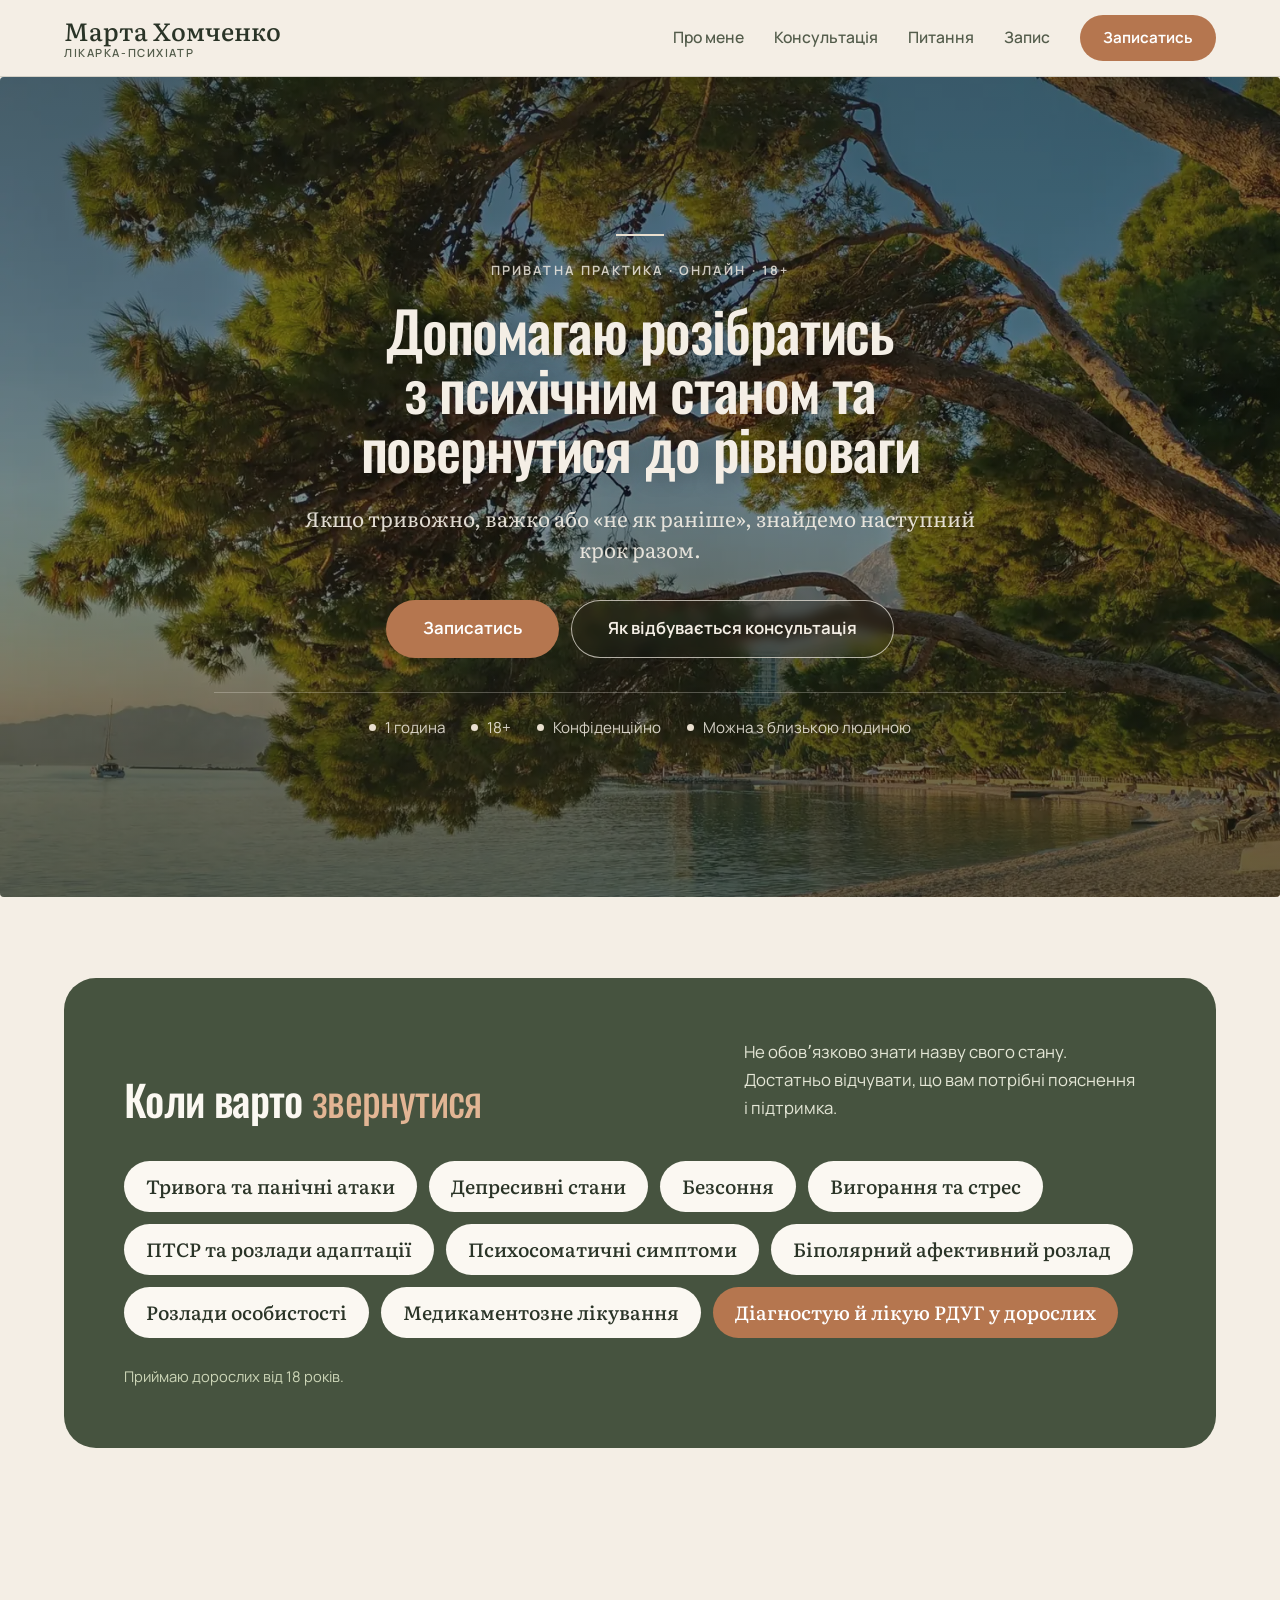
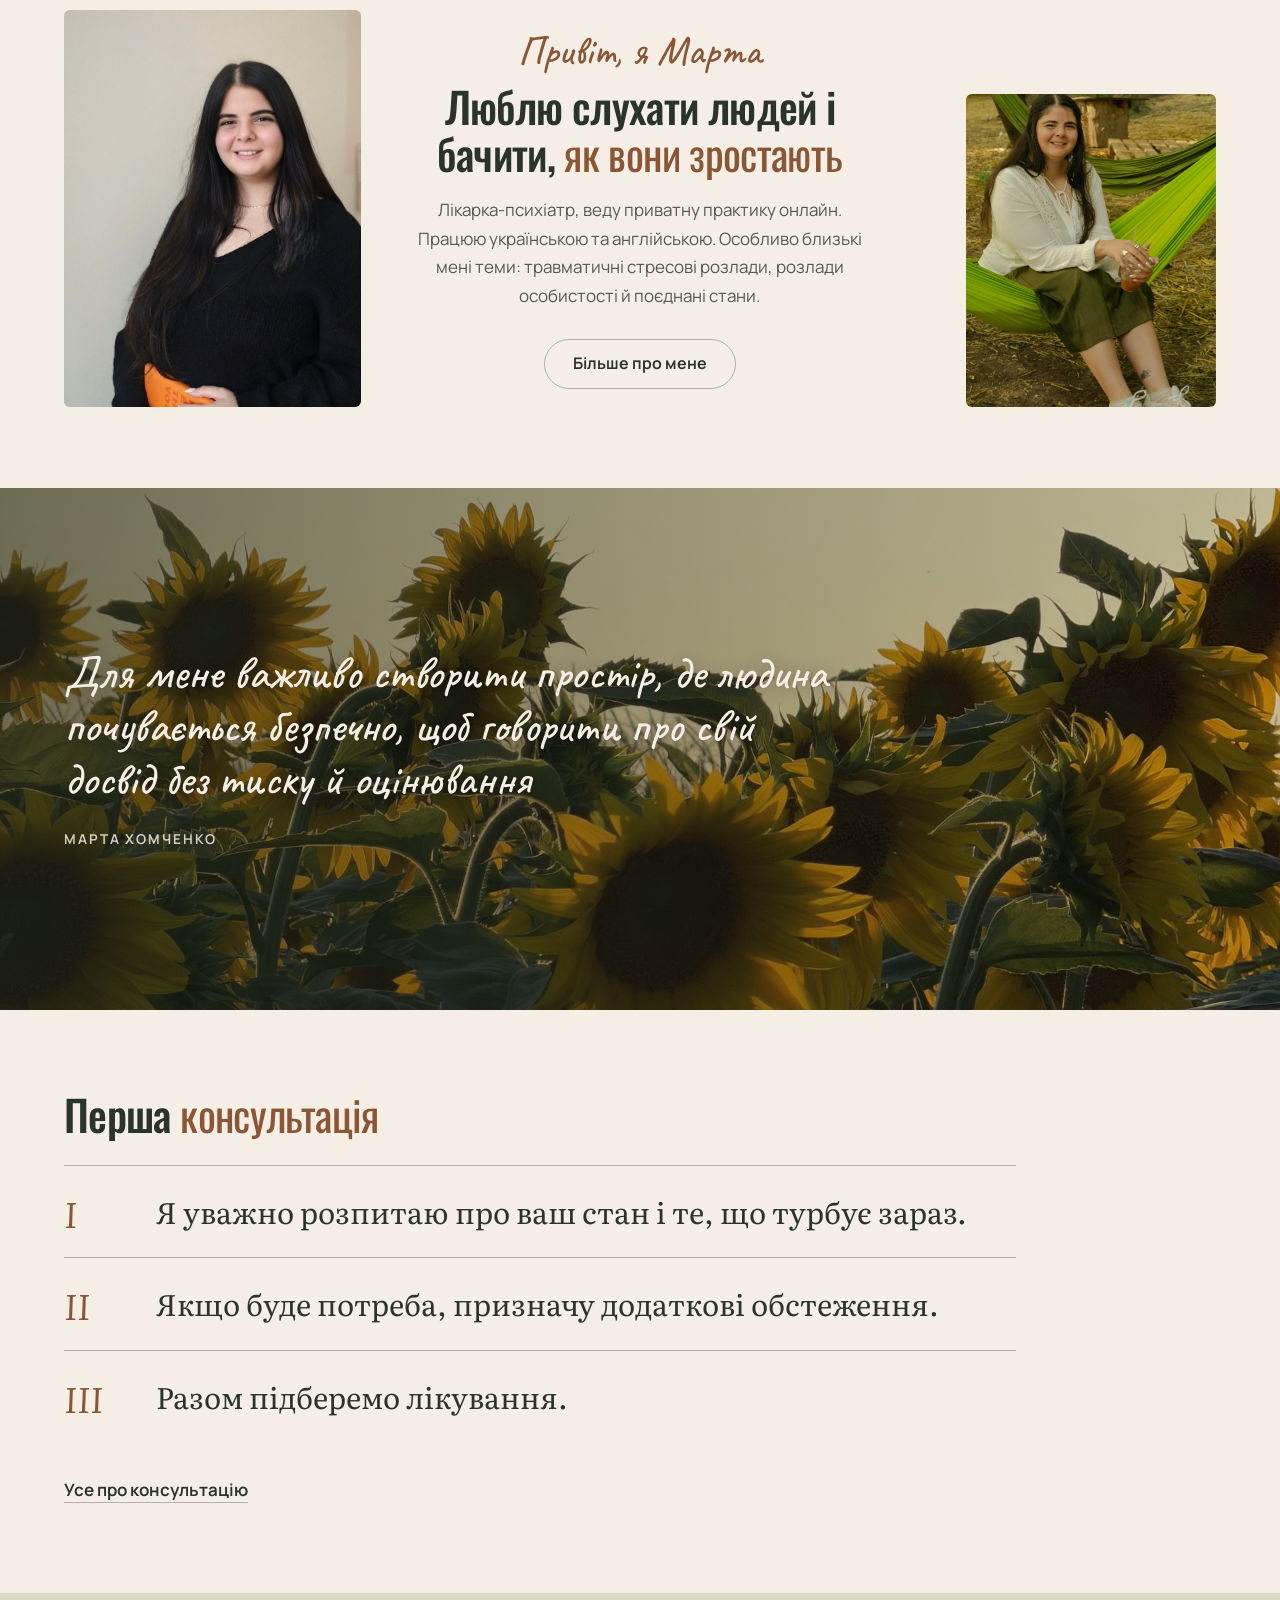
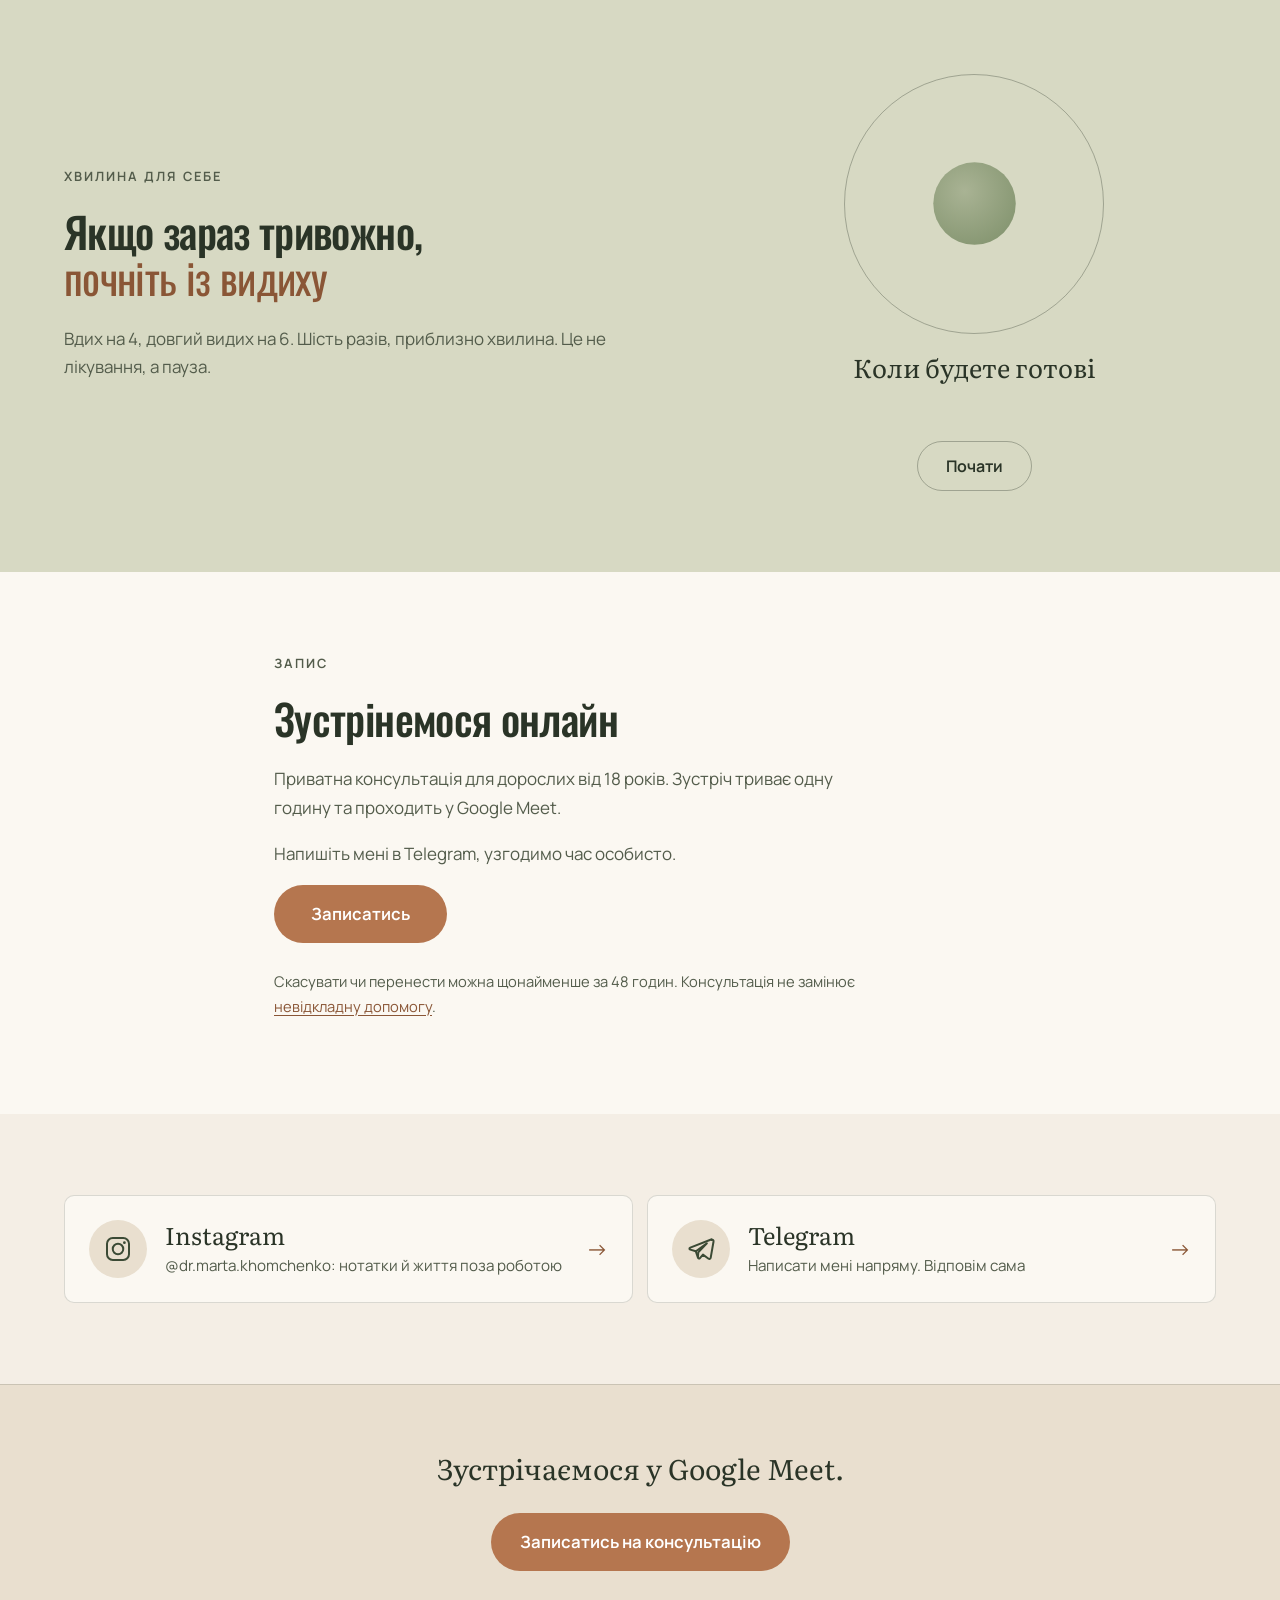
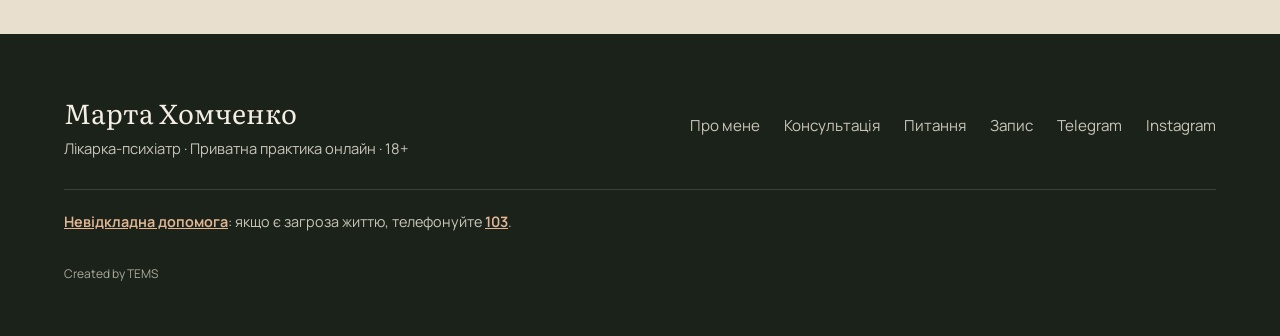
<file: index.html>
<!DOCTYPE html>
<html lang="uk">
<head>
  <meta charset="UTF-8">
  <meta name="viewport" content="width=device-width, initial-scale=1.0">
  <title>Марта Хомченко · лікарка-психіатр онлайн</title>
  <meta name="description" content="Приватна онлайн-практика Марти Хомченко. Консультації для дорослих 18+ у Google Meet, одна година. Узгодження часу напряму в Telegram.">
  <meta name="theme-color" content="#f3ece2">
  <meta property="og:type" content="website">
  <meta property="og:title" content="Марта Хомченко · лікарка-психіатр онлайн">
  <meta property="og:description" content="Приватна онлайн-практика Марти Хомченко. Консультації для дорослих 18+ у Google Meet, одна година. Узгодження часу напряму в Telegram.">
  <link rel="preconnect" href="https://fonts.googleapis.com">
  <link rel="preconnect" href="https://fonts.gstatic.com" crossorigin>
  <link href="https://fonts.googleapis.com/css2?family=Literata:ital,opsz,wght@0,7..72,400;0,7..72,500;0,7..72,600;1,7..72,400;1,7..72,500&family=Manrope:wght@400;500;600;700&family=Oswald:wght@400;500&family=Caveat:wght@500;600&display=swap" rel="stylesheet">
  <style>:root{--head:'Oswald', var(--sans);--script:'Caveat', cursive;}</style>
  <link rel="stylesheet" href="styles.css">
  <link rel="icon" href="favicon.svg" type="image/svg+xml">
  <script>/* налаштування комфорту: до першого малювання, без «стрибка» */
    try{var c=JSON.parse(localStorage.getItem('marta-comfort')||'{}'),r=document.documentElement;
      if(c.big)r.classList.add('big');
      if(c.motion===false||(c.motion===undefined&&matchMedia('(prefers-reduced-motion: reduce)').matches))r.classList.add('no-motion');}catch(e){}</script>
  <script type="application/ld+json">
  {
    "@context": "https://schema.org",
    "@type": "Physician",
    "name": "Марта Хомченко",
    "medicalSpecialty": "Psychiatric",
    "description": "Лікарка-психіатр. Приватна практика онлайн для дорослих від 18 років. Консультація у Google Meet триває одну годину.",
    "knowsLanguage": ["uk", "en"],
    "availableService": {"@type": "MedicalTherapy", "name": "Консультація лікаря-психіатра"},
    "sameAs": ["https://t.me/smrt0221", "https://www.instagram.com/dr.marta.khomchenko/"]
  }
  </script>
</head>
<body class="page-index">
  <a class="skip-link" href="#main">Перейти до вмісту</a>

  <header class="site-header">
    <div class="nav-inner">
      <a href="index.html" class="brand" aria-current="page">Марта Хомченко<span class="brand-role">лікарка-психіатр</span></a>
      <nav class="nav-links" aria-label="Основна навігація">
        <a href="pro-mene.html">Про мене</a>
        <a href="konsultatsiya.html">Консультація</a>
        <a href="pytannya.html">Питання</a>
        <a href="zapys.html">Запис</a>
      </nav>
      <a href="zapys.html" class="btn btn-primary nav-cta">Записатись</a>
      <a href="zapys.html" class="header-cta" aria-hidden="true" tabindex="-1">Записатись</a>
      <button class="nav-toggle" id="navToggle" aria-label="Відкрити меню" aria-expanded="false" aria-controls="mobileMenu"><span></span><span></span></button>
    </div>
    <nav class="mobile-menu" id="mobileMenu" aria-label="Мобільна навігація" hidden>
      <a href="index.html">Головна</a>
      <a href="pro-mene.html">Про мене</a>
        <a href="konsultatsiya.html">Консультація</a>
        <a href="pytannya.html">Питання</a>
        <a href="zapys.html">Запис</a>
      <a href="dopomoha.html">Невідкладна допомога</a>
      <a href="zapys.html" class="btn btn-primary">Записатись на консультацію</a>
    </nav>
  </header>

  <main id="main">
    <section class="hero  hero-photo" aria-labelledby="hero-title">
      <figure class="ph hero-bg" data-par><img src="assets/photos/hero-sea-pine.webp" alt="Сосна над спокійним морем на світанку" style="object-position:50% 60%" loading="eager" fetchpriority="high" decoding="async"></figure><div class="hero-txt">
        <p class="eyebrow">Приватна практика · Онлайн · 18+</p>
        <h1 id="hero-title">Допомагаю розібратись з психічним станом та повернутися до рівноваги</h1>
        <p class="lead">Якщо тривожно, важко або «не як раніше», знайдемо наступний крок разом.</p>
        <div class="hero-cta">
          <a href="https://t.me/smrt0221" target="_blank" rel="noopener noreferrer" class="btn btn-primary btn-lg">Записатись</a>
          <a href="konsultatsiya.html" class="btn btn-outline btn-lg">Як відбувається консультація</a>
        </div><ul class="facts" role="list">
          <li>1 година</li><li>18+</li><li>Конфіденційно</li><li>Можна з близькою людиною</li>
        </ul>
      </div>
    </section>

    <section class="sec" aria-labelledby="req-title">
      <div class="wrap">
        <div class="topics-shell">
          <div class="topics-head">
            <div>
              <h2 id="req-title">Коли варто <em>звернутися</em></h2>
            </div>
            <p>Не обовʼязково знати назву свого стану. Достатньо відчувати, що вам потрібні пояснення і підтримка.</p>
          </div>
          <ul class="topics" role="list">
            <li>Тривога та панічні атаки</li><li>Депресивні стани</li><li>Безсоння</li><li>Вигорання та стрес</li>
            <li>ПТСР та розлади адаптації</li><li>Психосоматичні симптоми</li><li>Біполярний афективний розлад</li>
            <li>Розлади особистості</li><li>Медикаментозне лікування</li><li>Діагностую й лікую РДУГ у дорослих</li>
          </ul>
          <p class="topics-fine">Приймаю дорослих від 18 років.</p>
        </div>
      </div>
    </section>

    <section class="sec about" aria-labelledby="me-title">
      <div class="wrap about-in">
        <figure class="ph about-l" data-par><img src="assets/photos/marta-portrait-warm.jpg" alt="Марта з книжкою в руках, теплий портрет" style="object-position:50% 20%" loading="lazy" decoding="async"></figure>
        <div class="about-txt">
          <p class="hand">Привіт, я Марта</p>
          <h2 id="me-title">Люблю слухати людей і бачити, <em>як вони зростають</em></h2>
          <p class="lead-s">Лікарка-психіатр, веду приватну практику онлайн. Працюю українською та англійською. Особливо близькі мені теми: травматичні стресові розлади, розлади особистості й поєднані стани.</p>
          <a href="pro-mene.html" class="btn btn-ghost">Більше про мене</a>
        </div>
        <figure class="ph about-r" data-par><img src="assets/photos/marta-hammock.jpg" alt="Марта в гамаку в саду" style="object-position:50% 40%" loading="lazy" decoding="async"></figure>
      </div>
    </section>

    <section class="band" aria-label="Цитата">
      <figure class="ph band-ph" data-par><img src="assets/photos/mood-sunflowers.jpg" alt="Соняшники на заході сонця" style="object-position:50% 50%" loading="lazy" decoding="async"></figure>
      <div class="wrap band-in">
        <p class="band-q">Для мене важливо створити простір, де людина почувається безпечно, щоб говорити про свій досвід без тиску й оцінювання</p>
        <p class="band-sign">Марта Хомченко</p>
      </div>
    </section>

    <section class="sec" aria-labelledby="steps-title">
      <div class="wrap">
        <h2 id="steps-title">Перша <em>консультація</em></h2>
        <ol class="steps steps-big" role="list">
          <li><span class="num">I</span><p>Я уважно розпитаю про ваш стан і те, що турбує зараз.</p></li>
          <li><span class="num">II</span><p>Якщо буде потреба, призначу додаткові обстеження.</p></li>
          <li><span class="num">III</span><p>Разом підберемо лікування.</p></li>
        </ol>
        <a class="more" href="konsultatsiya.html">Усе про консультацію</a>
      </div>
    </section>

    <section class="sec breathe" id="dyhannya" aria-labelledby="breathe-title">
      <div class="wrap breathe-in">
        <div>
          <p class="eyebrow">Хвилина для себе</p>
          <h2 id="breathe-title">Якщо зараз тривожно, <em>почніть із видиху</em></h2>
          <p class="lead-s">Вдих на 4, довгий видих на 6. Шість разів, приблизно хвилина. Це не лікування, а пауза.</p>
        </div>
        <div class="breathe-box">
          <div class="breathe-ring" id="breatheRing" aria-hidden="true"><div class="breathe-dot"></div></div>
          <p class="breathe-label" id="breatheLabel">Коли будете готові</p>
          <button type="button" class="btn btn-ghost" id="breatheBtn" aria-pressed="false">Почати</button>
        </div>
      </div>
      <p class="sr-only" aria-live="polite" id="breatheSr"></p>
    </section>

    <section class="sec places " aria-labelledby="pl-title">
      <div class="wrap narrow">
        <p class="eyebrow">Запис</p>
        <h2 id="pl-title">Зустрінемося онлайн</h2>
        <p class="lead-s">Приватна консультація для дорослих від 18 років. Зустріч триває одну годину та проходить у Google Meet.</p>
        <p class="lead-s">Напишіть мені в Telegram, узгодимо час особисто.</p>
        <a href="https://t.me/smrt0221" target="_blank" rel="noopener noreferrer" class="btn btn-primary btn-lg">Записатись</a>
        <p class="fine">Скасувати чи перенести можна щонайменше за 48 годин. Консультація не замінює <a href="dopomoha.html">невідкладну допомогу</a>.</p>
      </div>
    </section>

    <section class="sec social" aria-labelledby="soc-title">
      <div class="wrap">
        <h2 id="soc-title" class="sr-only">Соцмережі</h2>
        <div class="soc-grid">
          <a class="soc-tile" href="https://www.instagram.com/dr.marta.khomchenko/" target="_blank" rel="noopener noreferrer">
            <span class="soc-ico"><svg viewBox="0 0 24 24" width="30" height="30" fill="none" stroke="currentColor" stroke-width="1.6" stroke-linecap="round" stroke-linejoin="round" aria-hidden="true"><rect x="3.2" y="3.2" width="17.6" height="17.6" rx="4.6"/><circle cx="12" cy="12" r="4.2"/><circle cx="17.1" cy="6.9" r="1.1" fill="currentColor" stroke="none"/></svg></span>
            <span class="soc-name">Instagram</span>
            <span class="soc-desc">@dr.marta.khomchenko: нотатки й життя поза роботою</span>
            <span class="soc-arrow" aria-hidden="true">→</span>
          </a>
          <a class="soc-tile" href="https://t.me/smrt0221" target="_blank" rel="noopener noreferrer">
            <span class="soc-ico"><svg viewBox="0 0 24 24" width="30" height="30" fill="none" stroke="currentColor" stroke-width="1.6" stroke-linecap="round" stroke-linejoin="round" aria-hidden="true"><path d="M20.6 4.2 3.4 10.9c-.9.35-.86 1.3.06 1.58l4.4 1.37 1.7 5.1c.27.8 1.06.93 1.6.3l2.4-2.75 4.5 3.3c.66.48 1.5.1 1.67-.72l2.3-13.1c.2-1.06-.6-1.56-1.43-1.18z"/><path d="M7.9 13.8l8.8-6.3-6.9 7.2-.2 3.4"/></svg></span>
            <span class="soc-name">Telegram</span>
            <span class="soc-desc">Написати мені напряму. Відповім сама</span>
            <span class="soc-arrow" aria-hidden="true">→</span>
          </a>
        </div>
      </div>
    </section>
    <section class="sec cta-band cta-a" aria-label="Запис на консультацію">
      <div class="wrap cta-in">
        <p class="cta-copy">Зустрічаємося у Google Meet.</p>
        <a href="zapys.html" class="btn btn-primary btn-lg">Записатись на консультацію</a>
      </div>
    </section>
  </main>

  <footer class="site-footer">
    <div class="wrap footer-inner">
      <div>
        <p class="footer-name">Марта Хомченко</p>
        <p class="footer-role">Лікарка-психіатр · Приватна практика онлайн · 18+</p>
      </div>
      <nav class="footer-links" aria-label="Посилання в підвалі">
        <a href="pro-mene.html">Про мене</a>
        <a href="konsultatsiya.html">Консультація</a>
        <a href="pytannya.html">Питання</a>
        <a href="zapys.html">Запис</a>
        <a href="https://t.me/smrt0221" target="_blank" rel="noopener noreferrer">Telegram</a>
        <a href="https://www.instagram.com/dr.marta.khomchenko/" target="_blank" rel="noopener noreferrer">Instagram</a>
      </nav>
      <p class="footer-help"><a href="dopomoha.html">Невідкладна допомога</a>: якщо є загроза життю, телефонуйте <a href="tel:103">103</a>.</p>
      <p class="footer-credit"><a href="https://temssystems.com" rel="noopener">Created by TEMS</a></p>
    </div>
  </footer>

  <a href="zapys.html" class="floating-cta" aria-hidden="true" tabindex="-1">Записатись</a>
  <script src="script.js"></script>
</body>
</html>
</file>
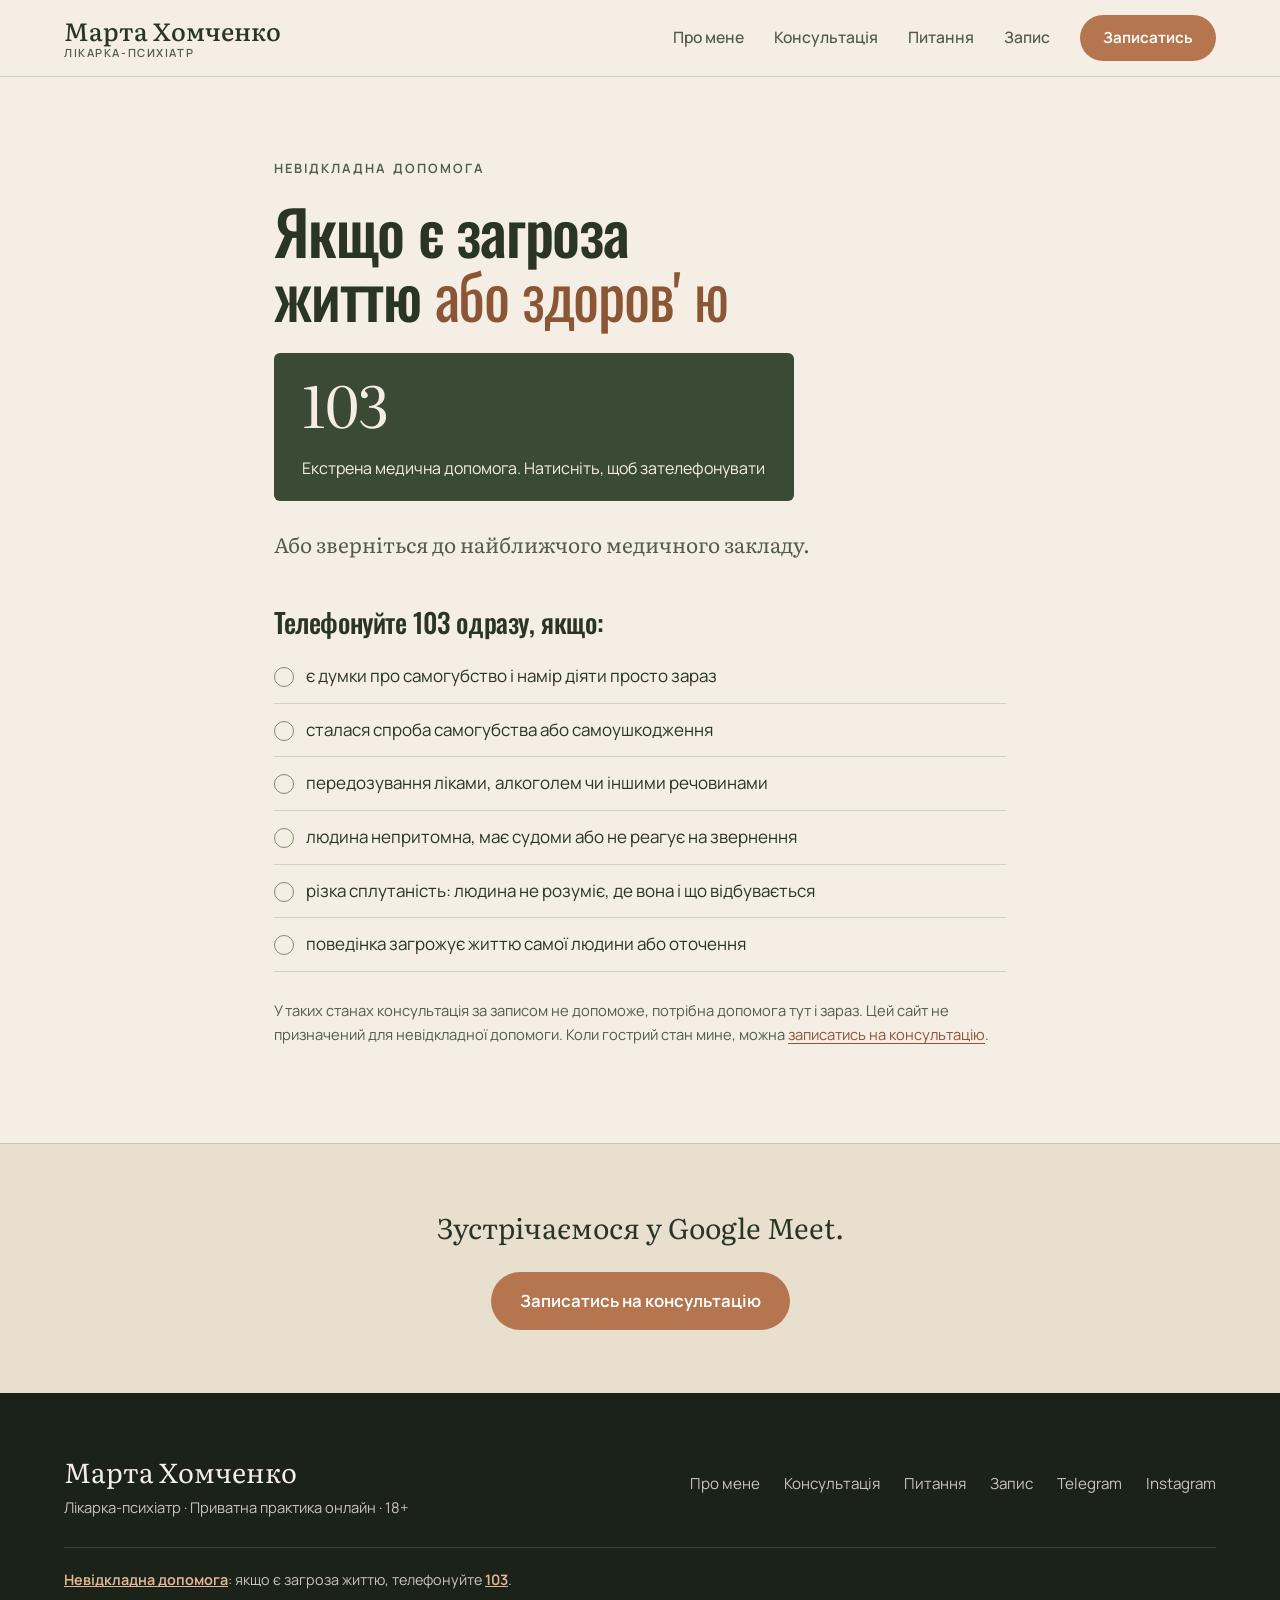
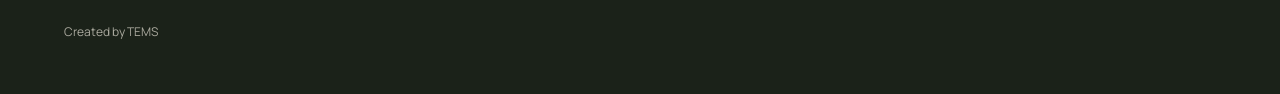
<file: dopomoha.html>
<!DOCTYPE html>
<html lang="uk">
<head>
  <meta charset="UTF-8">
  <meta name="viewport" content="width=device-width, initial-scale=1.0">
  <title>Невідкладна допомога · Марта Хомченко</title>
  <meta name="description" content="Що робити, якщо є загроза життю або здоровʼю: телефонуйте 103.">
  <meta name="theme-color" content="#f3ece2">
  <meta property="og:type" content="website">
  <meta property="og:title" content="Невідкладна допомога · Марта Хомченко">
  <meta property="og:description" content="Що робити, якщо є загроза життю або здоровʼю: телефонуйте 103.">
  <link rel="preconnect" href="https://fonts.googleapis.com">
  <link rel="preconnect" href="https://fonts.gstatic.com" crossorigin>
  <link href="https://fonts.googleapis.com/css2?family=Literata:ital,opsz,wght@0,7..72,400;0,7..72,500;0,7..72,600;1,7..72,400;1,7..72,500&family=Manrope:wght@400;500;600;700&family=Oswald:wght@400;500&family=Caveat:wght@500;600&display=swap" rel="stylesheet">
  <style>:root{--head:'Oswald', var(--sans);--script:'Caveat', cursive;}</style>
  <link rel="stylesheet" href="styles.css">
  <link rel="icon" href="favicon.svg" type="image/svg+xml">
  <script>/* налаштування комфорту: до першого малювання, без «стрибка» */
    try{var c=JSON.parse(localStorage.getItem('marta-comfort')||'{}'),r=document.documentElement;
      if(c.big)r.classList.add('big');
      if(c.motion===false||(c.motion===undefined&&matchMedia('(prefers-reduced-motion: reduce)').matches))r.classList.add('no-motion');}catch(e){}</script>
</head>
<body class="page-dopomoha">
  <a class="skip-link" href="#main">Перейти до вмісту</a>

  <header class="site-header">
    <div class="nav-inner">
      <a href="index.html" class="brand">Марта Хомченко<span class="brand-role">лікарка-психіатр</span></a>
      <nav class="nav-links" aria-label="Основна навігація">
        <a href="pro-mene.html">Про мене</a>
        <a href="konsultatsiya.html">Консультація</a>
        <a href="pytannya.html">Питання</a>
        <a href="zapys.html">Запис</a>
      </nav>
      <a href="zapys.html" class="btn btn-primary nav-cta">Записатись</a>
      <a href="zapys.html" class="header-cta" aria-hidden="true" tabindex="-1">Записатись</a>
      <button class="nav-toggle" id="navToggle" aria-label="Відкрити меню" aria-expanded="false" aria-controls="mobileMenu"><span></span><span></span></button>
    </div>
    <nav class="mobile-menu" id="mobileMenu" aria-label="Мобільна навігація" hidden>
      <a href="index.html">Головна</a>
      <a href="pro-mene.html">Про мене</a>
        <a href="konsultatsiya.html">Консультація</a>
        <a href="pytannya.html">Питання</a>
        <a href="zapys.html">Запис</a>
      <a href="dopomoha.html">Невідкладна допомога</a>
      <a href="zapys.html" class="btn btn-primary">Записатись на консультацію</a>
    </nav>
  </header>

  <main id="main">
    <section class="sec help" aria-labelledby="e-title">
      <div class="wrap narrow">
        <p class="eyebrow">Невідкладна допомога</p>
        <h1 id="e-title">Якщо є загроза життю <em>або здоровʼю</em></h1>
        <a class="call" href="tel:103"><span class="call-num">103</span><span class="call-txt">Екстрена медична допомога. Натисніть, щоб зателефонувати</span></a>
        <p class="lead">Або зверніться до найближчого медичного закладу.</p>

        <h2 class="sub">Телефонуйте 103 одразу, якщо:</h2>
        <ul class="checks" role="list">
          <li>є думки про самогубство і намір діяти просто зараз</li>
          <li>сталася спроба самогубства або самоушкодження</li>
          <li>передозування ліками, алкоголем чи іншими речовинами</li>
          <li>людина непритомна, має судоми або не реагує на звернення</li>
          <li>різка сплутаність: людина не розуміє, де вона і що відбувається</li>
          <li>поведінка загрожує життю самої людини або оточення</li>
        </ul>
        <p class="fine">У таких станах консультація за записом не допоможе, потрібна допомога тут і зараз. Цей сайт не призначений для невідкладної допомоги. Коли гострий стан мине, можна <a href="zapys.html">записатись на консультацію</a>.</p>
      </div>
    </section>
    <section class="sec cta-band cta-a" aria-label="Запис на консультацію">
      <div class="wrap cta-in">
        <p class="cta-copy">Зустрічаємося у Google Meet.</p>
        <a href="zapys.html" class="btn btn-primary btn-lg">Записатись на консультацію</a>
      </div>
    </section>
  </main>

  <footer class="site-footer">
    <div class="wrap footer-inner">
      <div>
        <p class="footer-name">Марта Хомченко</p>
        <p class="footer-role">Лікарка-психіатр · Приватна практика онлайн · 18+</p>
      </div>
      <nav class="footer-links" aria-label="Посилання в підвалі">
        <a href="pro-mene.html">Про мене</a>
        <a href="konsultatsiya.html">Консультація</a>
        <a href="pytannya.html">Питання</a>
        <a href="zapys.html">Запис</a>
        <a href="https://t.me/smrt0221" target="_blank" rel="noopener noreferrer">Telegram</a>
        <a href="https://www.instagram.com/dr.marta.khomchenko/" target="_blank" rel="noopener noreferrer">Instagram</a>
      </nav>
      <p class="footer-help"><a href="dopomoha.html">Невідкладна допомога</a>: якщо є загроза життю, телефонуйте <a href="tel:103">103</a>.</p>
      <p class="footer-credit"><a href="https://temssystems.com" rel="noopener">Created by TEMS</a></p>
    </div>
  </footer>

  <a href="zapys.html" class="floating-cta" aria-hidden="true" tabindex="-1">Записатись</a>
  <script src="script.js"></script>
</body>
</html>
</file>
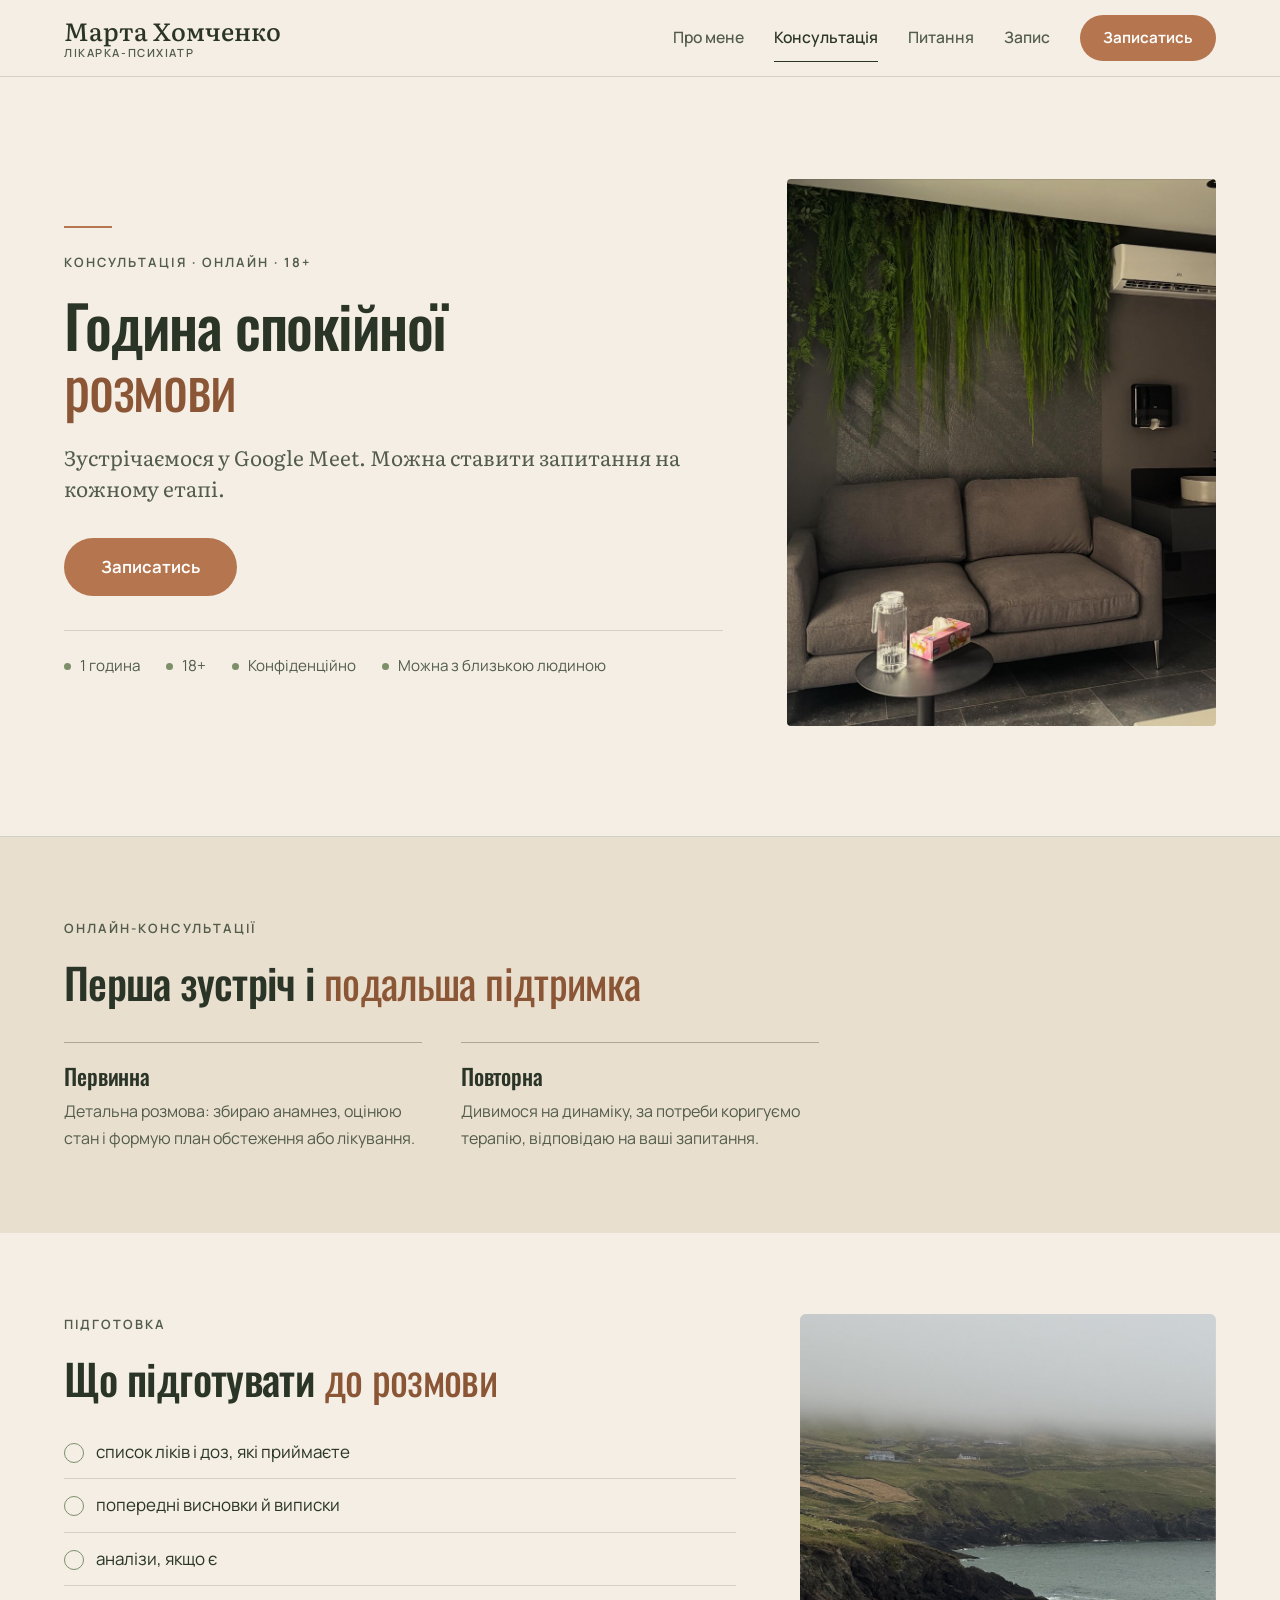
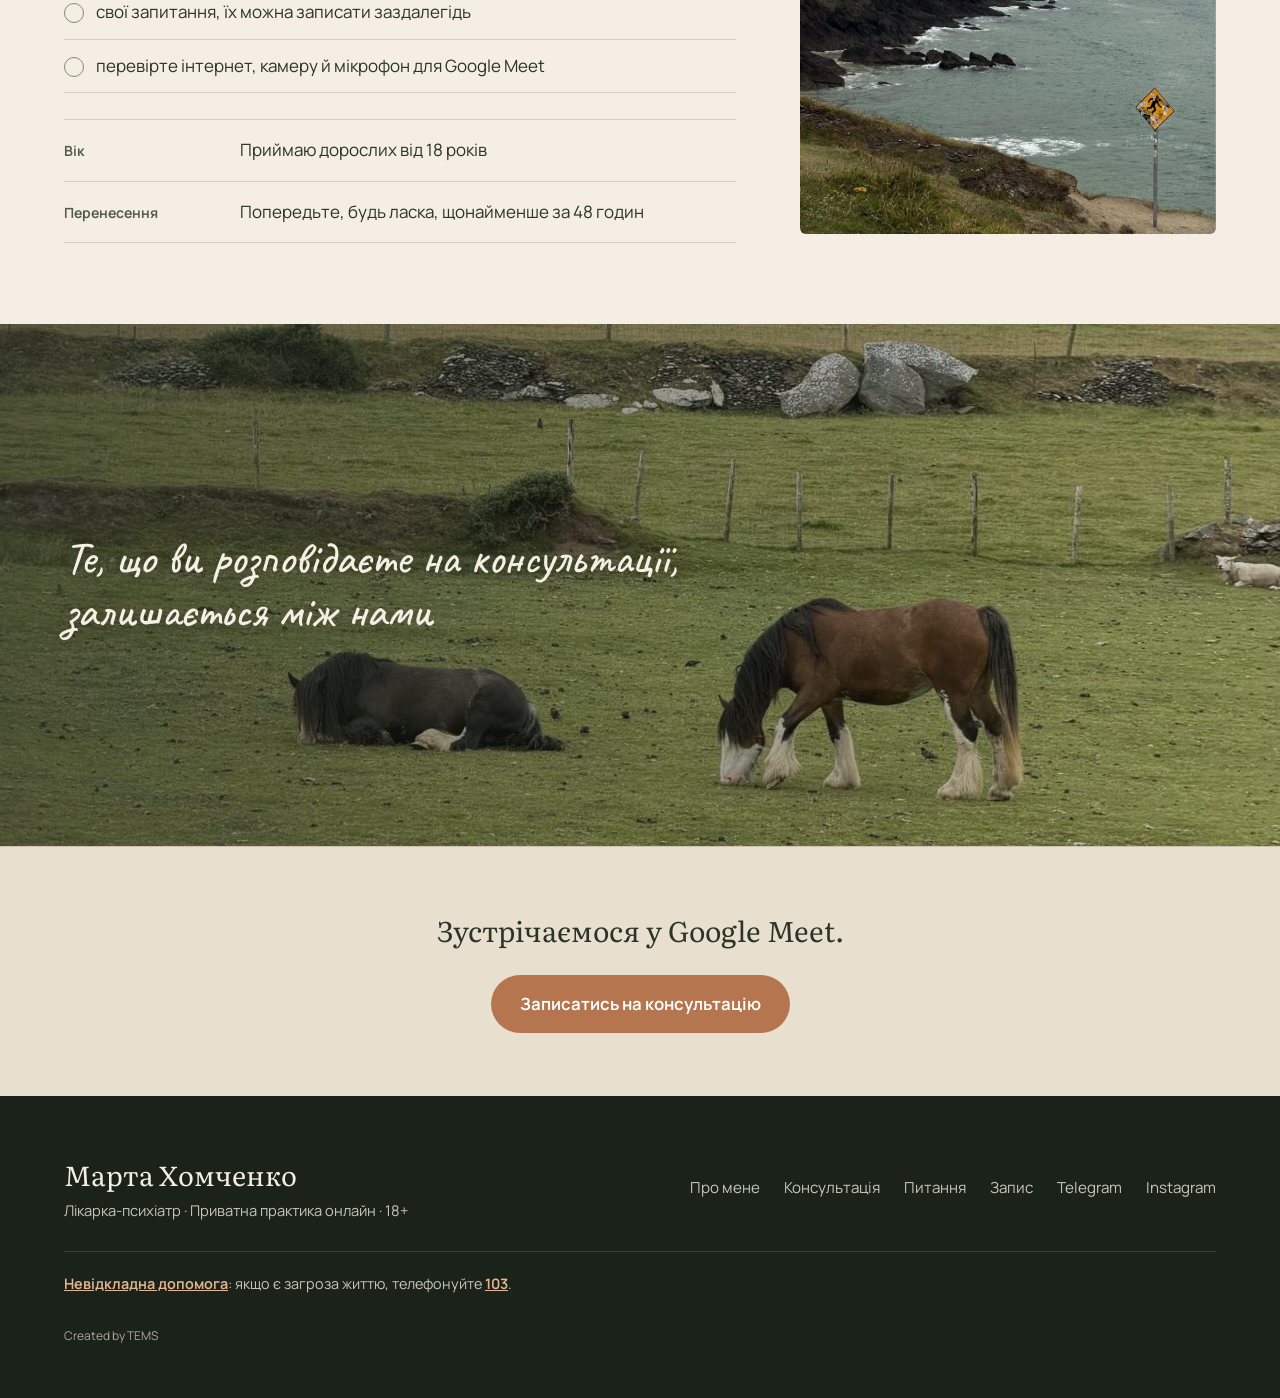
<file: konsultatsiya.html>
<!DOCTYPE html>
<html lang="uk">
<head>
  <meta charset="UTF-8">
  <meta name="viewport" content="width=device-width, initial-scale=1.0">
  <title>Консультація психіатра · Марта Хомченко</title>
  <meta name="description" content="Онлайн-консультація лікарки-психіатра у Google Meet: одна година, 18+, кроки зустрічі та підготовка.">
  <meta name="theme-color" content="#f3ece2">
  <meta property="og:type" content="website">
  <meta property="og:title" content="Консультація психіатра · Марта Хомченко">
  <meta property="og:description" content="Онлайн-консультація лікарки-психіатра у Google Meet: одна година, 18+, кроки зустрічі та підготовка.">
  <link rel="preconnect" href="https://fonts.googleapis.com">
  <link rel="preconnect" href="https://fonts.gstatic.com" crossorigin>
  <link href="https://fonts.googleapis.com/css2?family=Literata:ital,opsz,wght@0,7..72,400;0,7..72,500;0,7..72,600;1,7..72,400;1,7..72,500&family=Manrope:wght@400;500;600;700&family=Oswald:wght@400;500&family=Caveat:wght@500;600&display=swap" rel="stylesheet">
  <style>:root{--head:'Oswald', var(--sans);--script:'Caveat', cursive;}</style>
  <link rel="stylesheet" href="styles.css">
  <link rel="icon" href="favicon.svg" type="image/svg+xml">
  <script>/* налаштування комфорту: до першого малювання, без «стрибка» */
    try{var c=JSON.parse(localStorage.getItem('marta-comfort')||'{}'),r=document.documentElement;
      if(c.big)r.classList.add('big');
      if(c.motion===false||(c.motion===undefined&&matchMedia('(prefers-reduced-motion: reduce)').matches))r.classList.add('no-motion');}catch(e){}</script>
</head>
<body class="page-konsultatsiya">
  <a class="skip-link" href="#main">Перейти до вмісту</a>

  <header class="site-header">
    <div class="nav-inner">
      <a href="index.html" class="brand">Марта Хомченко<span class="brand-role">лікарка-психіатр</span></a>
      <nav class="nav-links" aria-label="Основна навігація">
        <a href="pro-mene.html">Про мене</a>
        <a href="konsultatsiya.html" aria-current="page">Консультація</a>
        <a href="pytannya.html">Питання</a>
        <a href="zapys.html">Запис</a>
      </nav>
      <a href="zapys.html" class="btn btn-primary nav-cta">Записатись</a>
      <a href="zapys.html" class="header-cta" aria-hidden="true" tabindex="-1">Записатись</a>
      <button class="nav-toggle" id="navToggle" aria-label="Відкрити меню" aria-expanded="false" aria-controls="mobileMenu"><span></span><span></span></button>
    </div>
    <nav class="mobile-menu" id="mobileMenu" aria-label="Мобільна навігація" hidden>
      <a href="index.html">Головна</a>
      <a href="pro-mene.html">Про мене</a>
        <a href="konsultatsiya.html" aria-current="page">Консультація</a>
        <a href="pytannya.html">Питання</a>
        <a href="zapys.html">Запис</a>
      <a href="dopomoha.html">Невідкладна допомога</a>
      <a href="zapys.html" class="btn btn-primary">Записатись на консультацію</a>
    </nav>
  </header>

  <main id="main">
    <section class="hero hero-page hero-split consultation-hero" aria-labelledby="c-title">
      <div class="hero-txt">
        <div>
          <p class="eyebrow">Консультація · Онлайн · 18+</p>
          <h1 id="c-title">Година спокійної <em>розмови</em></h1>
          <p class="lead">Зустрічаємося у Google Meet. Можна ставити запитання на кожному етапі.</p>
          <div class="hero-cta"><a href="https://t.me/smrt0221" target="_blank" rel="noopener noreferrer" class="btn btn-primary btn-lg">Записатись</a></div>
          <ul class="facts" role="list">
          <li>1 година</li><li>18+</li><li>Конфіденційно</li><li>Можна з близькою людиною</li>
        </ul>
        </div>
        <figure class="ph consultation-ph" data-par><img src="assets/photos/space-sofa.jpg" alt="Сірий диван під зеленими рослинами у затишній кімнаті" style="object-position:50% 50%" loading="eager" fetchpriority="high" decoding="async"></figure>
      </div>
    </section>

    <section class="sec warm" aria-labelledby="f-title">
      <div class="wrap">
        <p class="eyebrow">Онлайн-консультації</p>
        <h2 id="f-title">Перша зустріч і <em>подальша підтримка</em></h2>
        <ul class="cols" role="list">
          <li><h3>Первинна</h3><p>Детальна розмова: збираю анамнез, оцінюю стан і формую план обстеження або лікування.</p></li>
          <li><h3>Повторна</h3><p>Дивимося на динаміку, за потреби коригуємо терапію, відповідаю на ваші запитання.</p></li>
        </ul>
      </div>
    </section>

    <section class="sec" aria-labelledby="p-title">
      <div class="wrap side-in">
        <div>
          <p class="eyebrow">Підготовка</p>
          <h2 id="p-title">Що підготувати <em>до розмови</em></h2>
          <ul class="checks" role="list">
            <li>список ліків і доз, які приймаєте</li>
            <li>попередні висновки й виписки</li>
            <li>аналізи, якщо є</li>
            <li>свої запитання, їх можна записати заздалегідь</li>
            <li>перевірте інтернет, камеру й мікрофон для Google Meet</li>
          </ul>
          <dl class="spec">
            <div><dt>Вік</dt><dd>Приймаю дорослих від 18 років</dd></div>
            <div><dt>Перенесення</dt><dd>Попередьте, будь ласка, щонайменше за 48 годин</dd></div>
          </dl>
        </div>
        <figure class="ph side-ph" data-par><img src="assets/photos/mood-coast.jpg" alt="Туманне узбережжя зі скелями" style="object-position:50% 50%" loading="lazy" decoding="async"></figure>
      </div>
    </section>

    <section class="band" aria-label="Цитата">
      <figure class="ph band-ph" data-par><img src="assets/photos/mood-horses.jpg" alt="Два коні пасуться на зеленому лузі" style="object-position:50% 60%" loading="lazy" decoding="async"></figure>
      <div class="wrap band-in">
        <p class="band-q">Те, що ви розповідаєте на консультації, залишається між нами</p>
        
      </div>
    </section>
    <section class="sec cta-band cta-a" aria-label="Запис на консультацію">
      <div class="wrap cta-in">
        <p class="cta-copy">Зустрічаємося у Google Meet.</p>
        <a href="zapys.html" class="btn btn-primary btn-lg">Записатись на консультацію</a>
      </div>
    </section>
  </main>

  <footer class="site-footer">
    <div class="wrap footer-inner">
      <div>
        <p class="footer-name">Марта Хомченко</p>
        <p class="footer-role">Лікарка-психіатр · Приватна практика онлайн · 18+</p>
      </div>
      <nav class="footer-links" aria-label="Посилання в підвалі">
        <a href="pro-mene.html">Про мене</a>
        <a href="konsultatsiya.html">Консультація</a>
        <a href="pytannya.html">Питання</a>
        <a href="zapys.html">Запис</a>
        <a href="https://t.me/smrt0221" target="_blank" rel="noopener noreferrer">Telegram</a>
        <a href="https://www.instagram.com/dr.marta.khomchenko/" target="_blank" rel="noopener noreferrer">Instagram</a>
      </nav>
      <p class="footer-help"><a href="dopomoha.html">Невідкладна допомога</a>: якщо є загроза життю, телефонуйте <a href="tel:103">103</a>.</p>
      <p class="footer-credit"><a href="https://temssystems.com" rel="noopener">Created by TEMS</a></p>
    </div>
  </footer>

  <a href="zapys.html" class="floating-cta" aria-hidden="true" tabindex="-1">Записатись</a>
  <script src="script.js"></script>
</body>
</html>
</file>
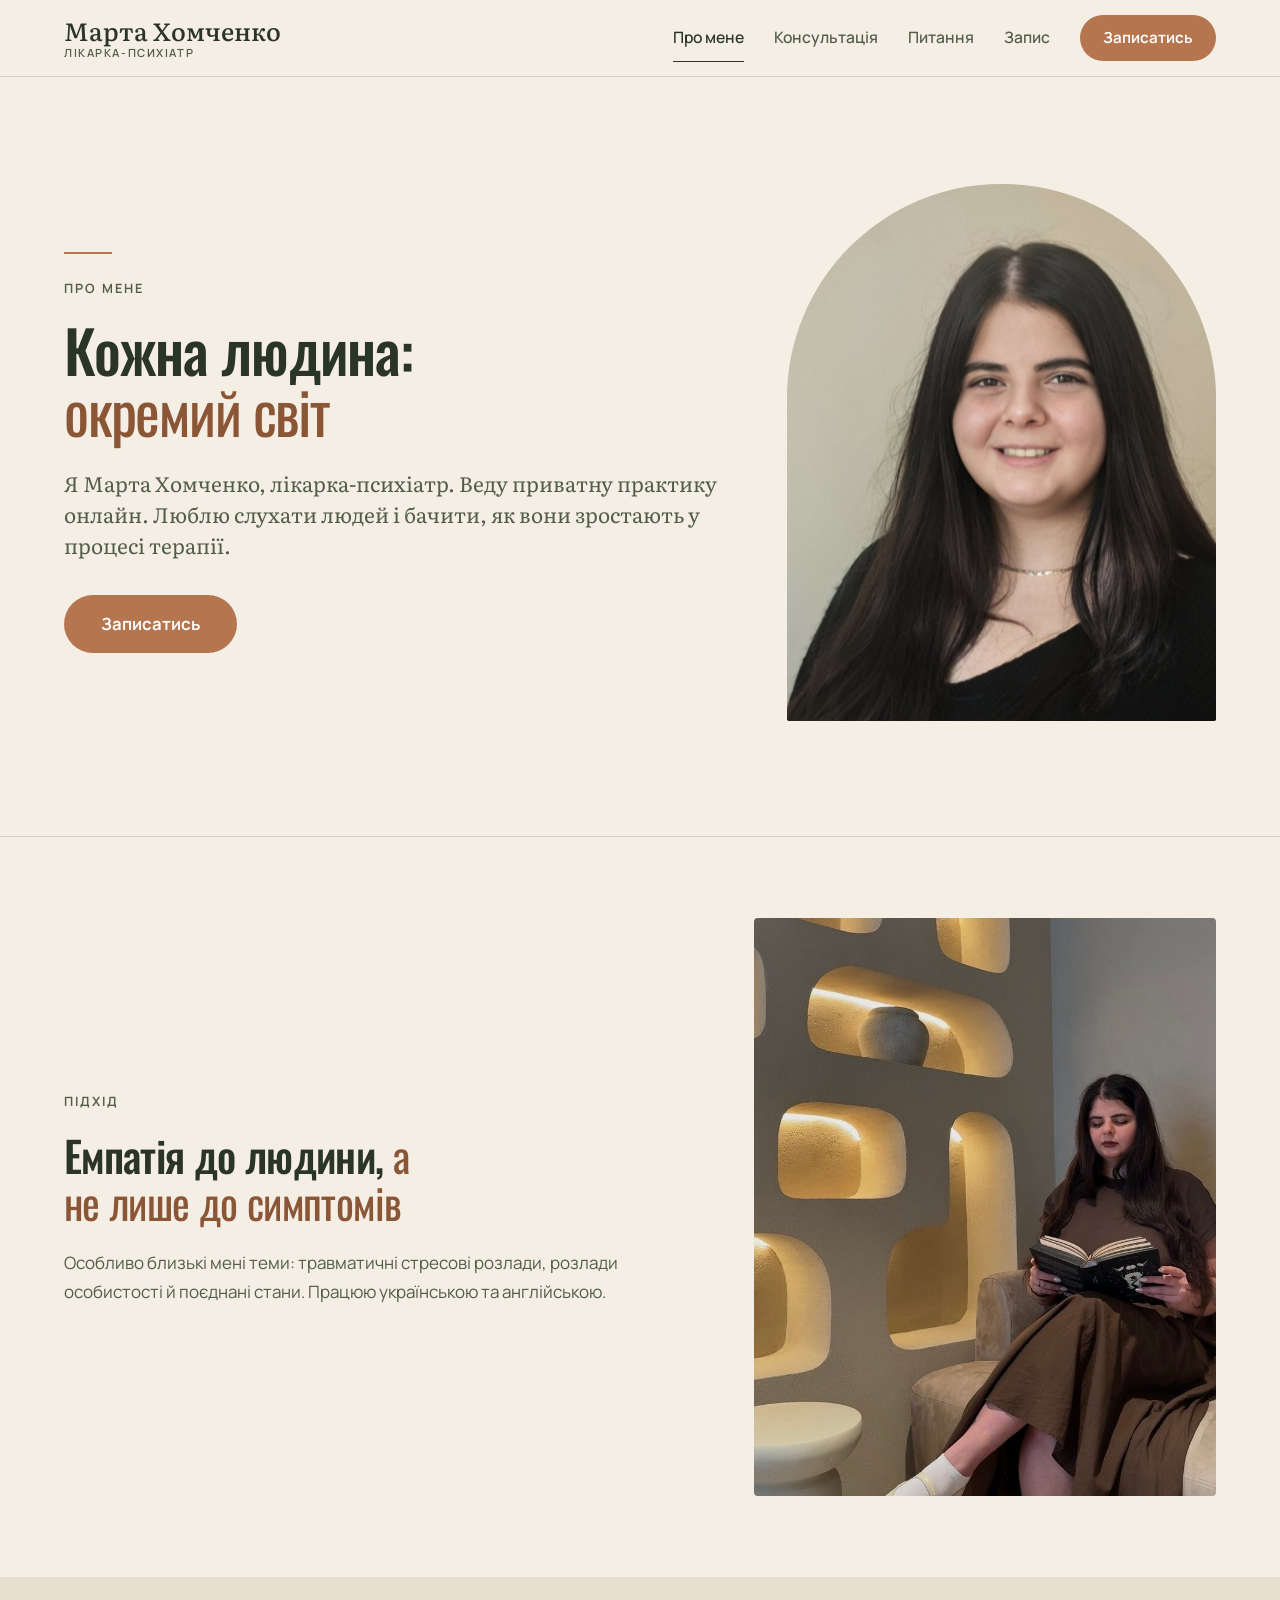
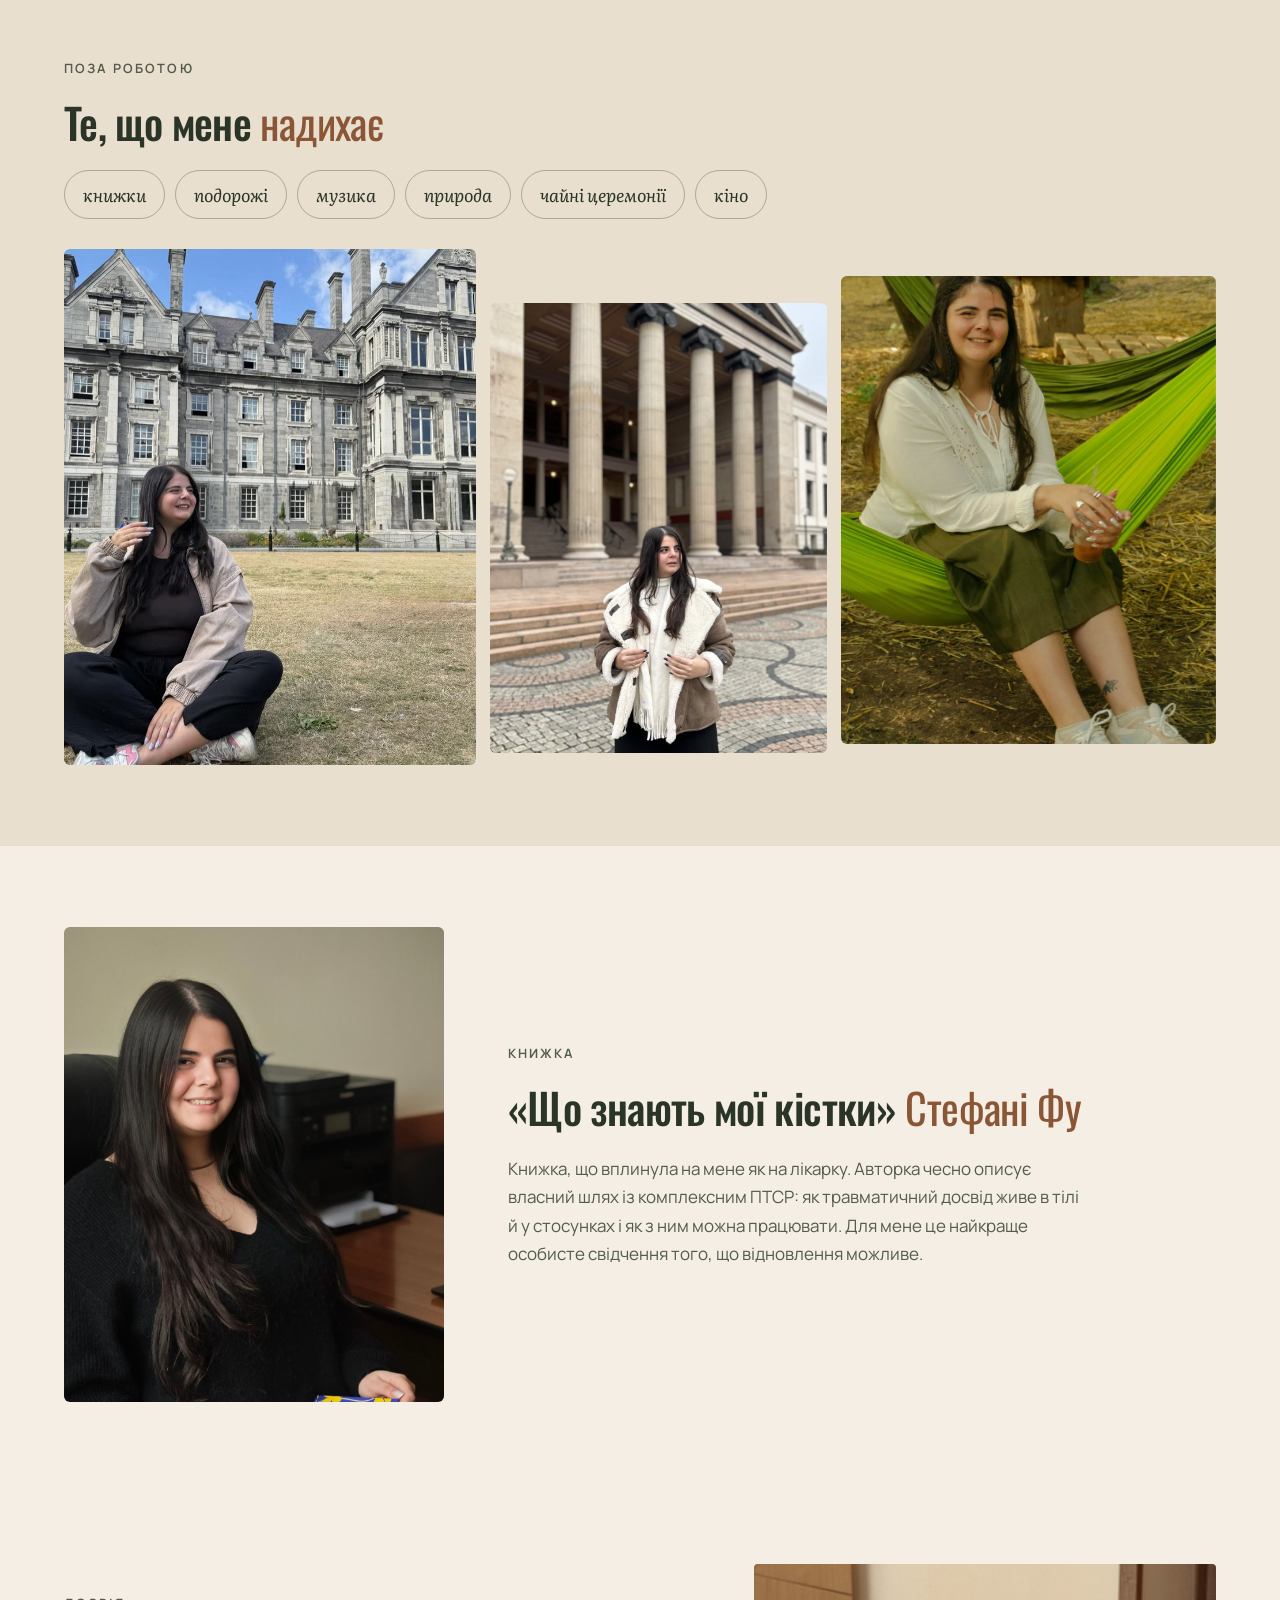
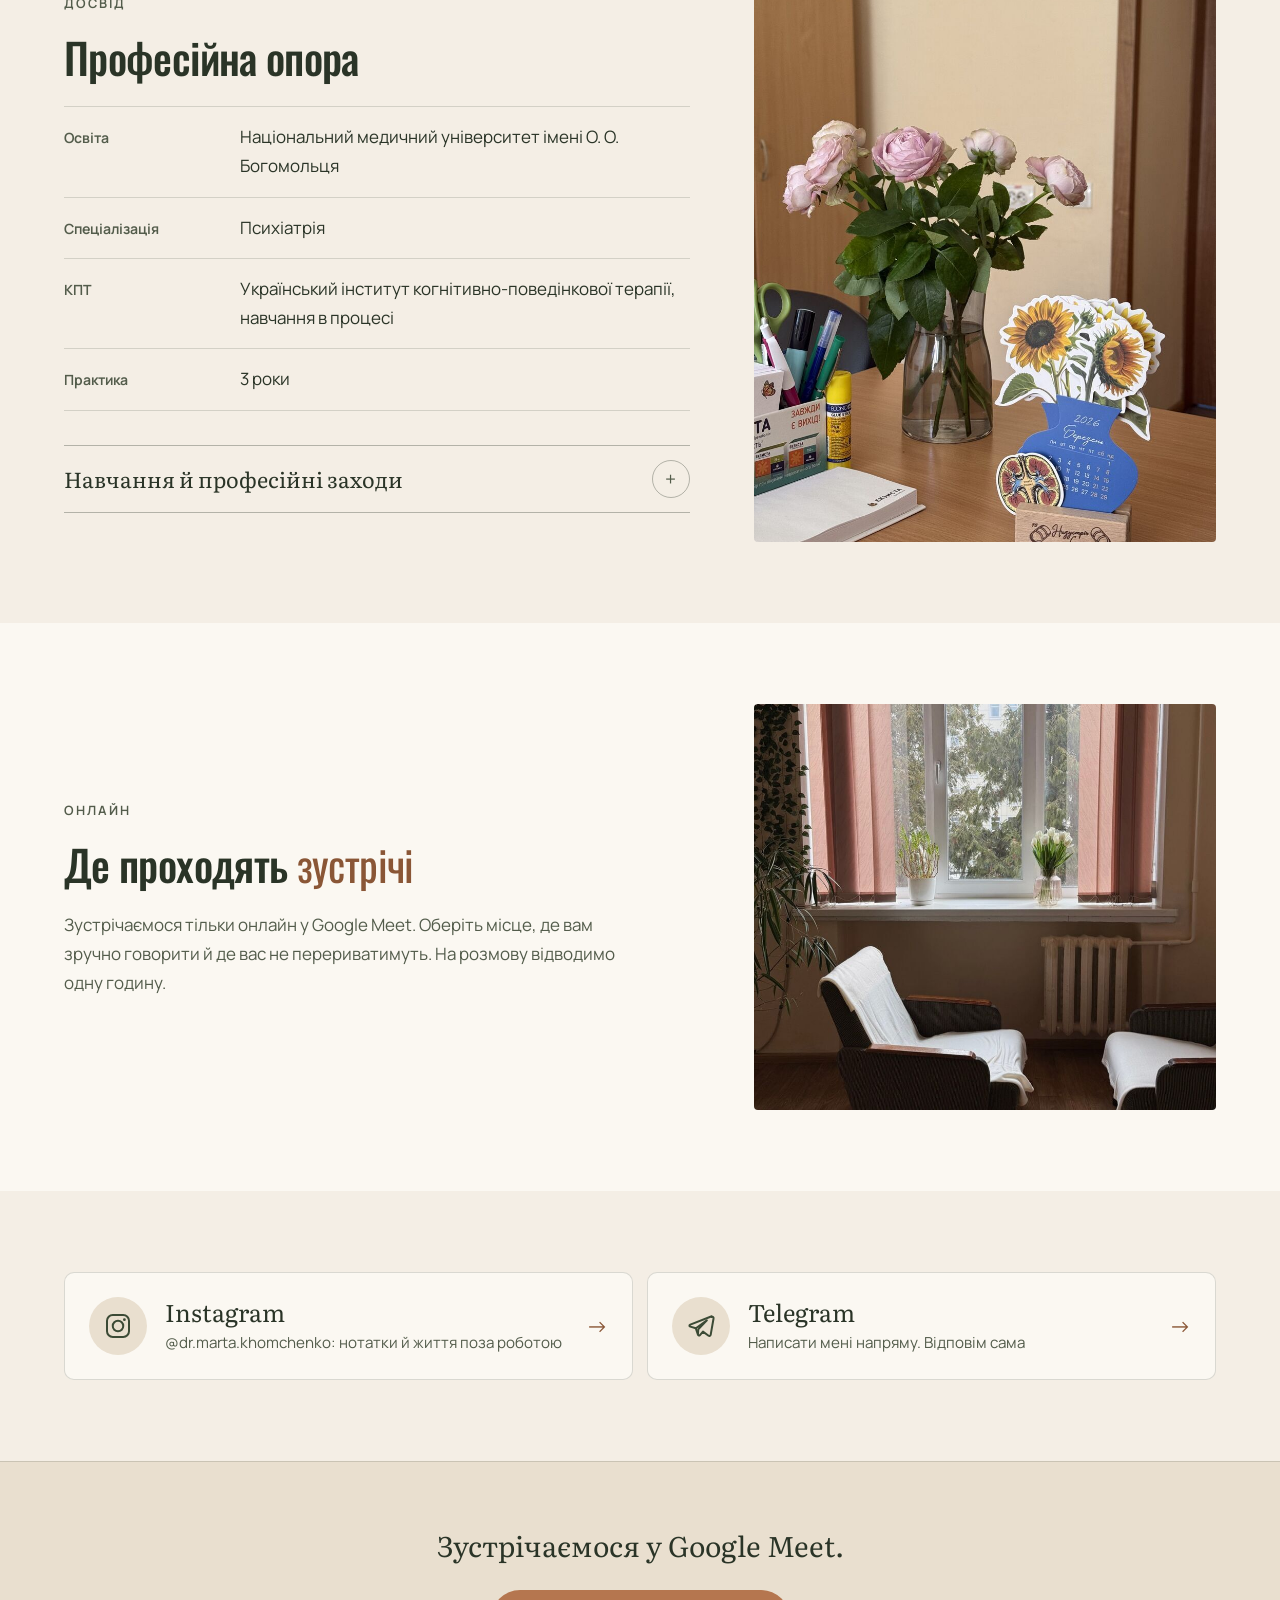
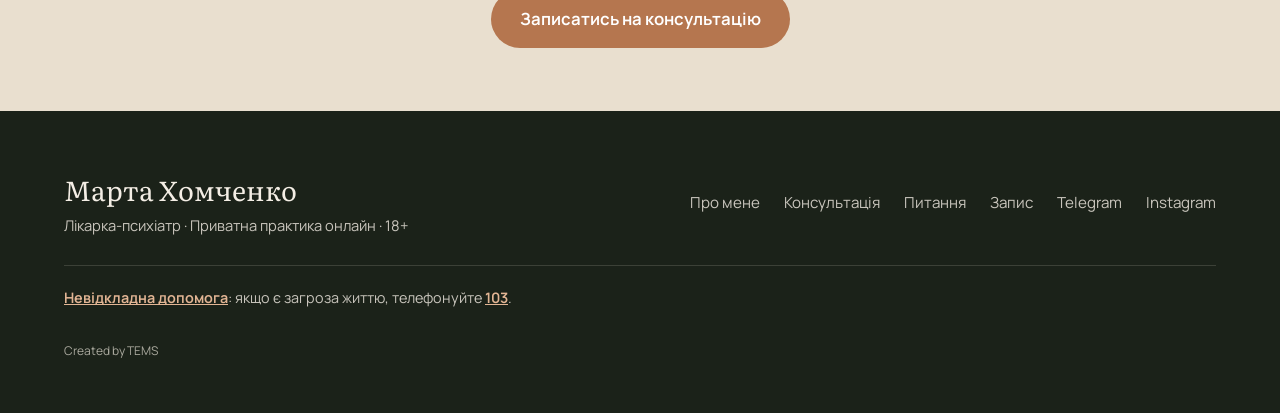
<file: pro-mene.html>
<!DOCTYPE html>
<html lang="uk">
<head>
  <meta charset="UTF-8">
  <meta name="viewport" content="width=device-width, initial-scale=1.0">
  <title>Про мене · Марта Хомченко, лікарка-психіатр</title>
  <meta name="description" content="Марта Хомченко, лікарка-психіатр, приватна практика онлайн. Підхід, освіта, 3 роки практики та навчання.">
  <meta name="theme-color" content="#f3ece2">
  <meta property="og:type" content="website">
  <meta property="og:title" content="Про мене · Марта Хомченко, лікарка-психіатр">
  <meta property="og:description" content="Марта Хомченко, лікарка-психіатр, приватна практика онлайн. Підхід, освіта, 3 роки практики та навчання.">
  <link rel="preconnect" href="https://fonts.googleapis.com">
  <link rel="preconnect" href="https://fonts.gstatic.com" crossorigin>
  <link href="https://fonts.googleapis.com/css2?family=Literata:ital,opsz,wght@0,7..72,400;0,7..72,500;0,7..72,600;1,7..72,400;1,7..72,500&family=Manrope:wght@400;500;600;700&family=Oswald:wght@400;500&family=Caveat:wght@500;600&display=swap" rel="stylesheet">
  <style>:root{--head:'Oswald', var(--sans);--script:'Caveat', cursive;}</style>
  <link rel="stylesheet" href="styles.css">
  <link rel="icon" href="favicon.svg" type="image/svg+xml">
  <script>/* налаштування комфорту: до першого малювання, без «стрибка» */
    try{var c=JSON.parse(localStorage.getItem('marta-comfort')||'{}'),r=document.documentElement;
      if(c.big)r.classList.add('big');
      if(c.motion===false||(c.motion===undefined&&matchMedia('(prefers-reduced-motion: reduce)').matches))r.classList.add('no-motion');}catch(e){}</script>
</head>
<body class="page-pro-mene">
  <a class="skip-link" href="#main">Перейти до вмісту</a>

  <header class="site-header">
    <div class="nav-inner">
      <a href="index.html" class="brand">Марта Хомченко<span class="brand-role">лікарка-психіатр</span></a>
      <nav class="nav-links" aria-label="Основна навігація">
        <a href="pro-mene.html" aria-current="page">Про мене</a>
        <a href="konsultatsiya.html">Консультація</a>
        <a href="pytannya.html">Питання</a>
        <a href="zapys.html">Запис</a>
      </nav>
      <a href="zapys.html" class="btn btn-primary nav-cta">Записатись</a>
      <a href="zapys.html" class="header-cta" aria-hidden="true" tabindex="-1">Записатись</a>
      <button class="nav-toggle" id="navToggle" aria-label="Відкрити меню" aria-expanded="false" aria-controls="mobileMenu"><span></span><span></span></button>
    </div>
    <nav class="mobile-menu" id="mobileMenu" aria-label="Мобільна навігація" hidden>
      <a href="index.html">Головна</a>
      <a href="pro-mene.html" aria-current="page">Про мене</a>
        <a href="konsultatsiya.html">Консультація</a>
        <a href="pytannya.html">Питання</a>
        <a href="zapys.html">Запис</a>
      <a href="dopomoha.html">Невідкладна допомога</a>
      <a href="zapys.html" class="btn btn-primary">Записатись на консультацію</a>
    </nav>
  </header>

  <main id="main">
    <section class="hero hero-page hero-split" aria-labelledby="about-title">
      <div class="hero-txt">
        <div>
          <p class="eyebrow">Про мене</p>
          <h1 id="about-title">Кожна людина: <em>окремий світ</em></h1>
          <p class="lead">Я Марта Хомченко, лікарка-психіатр. Веду приватну практику онлайн. Люблю слухати людей і бачити, як вони зростають у процесі терапії.</p>
          <a href="https://t.me/smrt0221" target="_blank" rel="noopener noreferrer" class="btn btn-primary btn-lg">Записатись</a>
        </div>
        <figure class="ph hero-portrait" data-par><img src="assets/photos/marta-portrait-studio.jpg" alt="Портрет Марти Хомченко" style="object-position:50% 30%" loading="eager" fetchpriority="high" decoding="async"></figure>
      </div>
    </section>

    <section class="sec" aria-labelledby="way-title">
      <div class="wrap photo-in">
        <div>
          <p class="eyebrow">Підхід</p>
          <h2 id="way-title">Емпатія до людини, <em>а не лише до симптомів</em></h2>
          <p class="lead-s">Особливо близькі мені теми: травматичні стресові розлади, розлади особистості й поєднані стани. Працюю українською та англійською.</p>
        </div>
        <figure class="ph section-ph" data-par><img src="assets/photos/marta-reading.jpg" alt="Марта читає книжку в кріслі" style="object-position:50% 50%" loading="lazy" decoding="async"></figure>
      </div>
    </section>

    <section class="sec warm" aria-labelledby="off-title">
      <div class="wrap">
        <p class="eyebrow">Поза роботою</p>
        <h2 id="off-title">Те, що мене <em>надихає</em></h2>
        <ul class="tags" role="list">
          <li>книжки</li><li>подорожі</li><li>музика</li><li>природа</li><li>чайні церемонії</li><li>кіно</li>
        </ul>
        <div class="collage">
          <figure class="ph " data-par><img src="assets/photos/marta-travel-lawn.jpg" alt="Марта на газоні перед старовинним університетом у подорожі" style="object-position:50% 60%" loading="lazy" decoding="async"></figure>
          <figure class="ph " data-par><img src="assets/photos/marta-travel-columns.jpg" alt="Марта біля колон перед будівлею з класичним портиком" style="object-position:50% 55%" loading="lazy" decoding="async"></figure>
          <figure class="ph " data-par><img src="assets/photos/marta-hammock.jpg" alt="Марта в гамаку в саду" style="object-position:50% 40%" loading="lazy" decoding="async"></figure>
        </div>
      </div>
    </section>

    <section class="sec" aria-labelledby="book-title">
      <div class="wrap book-in">
        <figure class="ph book-ph" data-par><img src="assets/photos/marta-book.jpg" alt="Марта з книжкою «Що знають мої кістки»" style="object-position:50% 30%" loading="lazy" decoding="async"></figure>
        <div>
          <p class="eyebrow">Книжка</p>
          <h2 id="book-title">«Що знають мої кістки» <em>Стефані Фу</em></h2>
          <p class="lead-s">Книжка, що вплинула на мене як на лікарку. Авторка чесно описує власний шлях із комплексним ПТСР: як травматичний досвід живе в тілі й у стосунках і як з ним можна працювати. Для мене це найкраще особисте свідчення того, що відновлення можливе.</p>
        </div>
      </div>
    </section>

    <section class="sec" aria-labelledby="exp-title">
      <div class="wrap photo-in">
        <div>
          <p class="eyebrow">Досвід</p>
          <h2 id="exp-title">Професійна опора</h2>
          <dl class="spec">
            <div><dt>Освіта</dt><dd>Національний медичний університет імені О. О. Богомольця</dd></div>
            <div><dt>Спеціалізація</dt><dd>Психіатрія</dd></div>
            <div><dt>КПТ</dt><dd>Український інститут когнітивно-поведінкової терапії, навчання в процесі</dd></div>
            <div><dt>Практика</dt><dd>3 роки</dd></div>
          </dl>
          <details class="fold">
            <summary>Навчання й професійні заходи</summary>
            <ul class="dots" role="list">
              <li>European Congress of Psychiatry, Іспанія, 2025</li>
              <li>Ukrainian Psychiatric Association Research Course, Норвегія, 2024</li>
              <li>Hidden Wounds of War: Trauma, Healing and Recovery, Литва, 2024</li>
              <li>Mental Health Opportunities in a Country at War, 2024</li>
              <li>Ukrainian Psychiatric Association Research Course, Польща, 2023</li>
              <li>23rd WPA World Congress of Psychiatry, Відень, Австрія</li>
            </ul>
          </details>
        </div>
        <figure class="ph section-ph" data-par><img src="assets/photos/space-desk-flowers.jpg" alt="Рожеві троянди та канцелярське приладдя на робочому столі" style="object-position:50% 50%" loading="lazy" decoding="async"></figure>
      </div>
    </section>

    <section class="sec alt" aria-labelledby="space-title">
      <div class="wrap photo-in">
        <div>
          <p class="eyebrow">Онлайн</p>
          <h2 id="space-title">Де проходять <em>зустрічі</em></h2>
          <p class="lead-s">Зустрічаємося тільки онлайн у Google Meet. Оберіть місце, де вам зручно говорити й де вас не перериватимуть. На розмову відводимо одну годину.</p>
        </div>
        <figure class="ph section-ph" data-par><img src="assets/photos/space-window.jpg" alt="Два крісла біля світлого вікна з рослинами" style="object-position:50% 50%" loading="lazy" decoding="async"></figure>
      </div>
    </section>

    <section class="sec social" aria-labelledby="soc-title">
      <div class="wrap">
        <h2 id="soc-title" class="sr-only">Соцмережі</h2>
        <div class="soc-grid">
          <a class="soc-tile" href="https://www.instagram.com/dr.marta.khomchenko/" target="_blank" rel="noopener noreferrer">
            <span class="soc-ico"><svg viewBox="0 0 24 24" width="30" height="30" fill="none" stroke="currentColor" stroke-width="1.6" stroke-linecap="round" stroke-linejoin="round" aria-hidden="true"><rect x="3.2" y="3.2" width="17.6" height="17.6" rx="4.6"/><circle cx="12" cy="12" r="4.2"/><circle cx="17.1" cy="6.9" r="1.1" fill="currentColor" stroke="none"/></svg></span>
            <span class="soc-name">Instagram</span>
            <span class="soc-desc">@dr.marta.khomchenko: нотатки й життя поза роботою</span>
            <span class="soc-arrow" aria-hidden="true">→</span>
          </a>
          <a class="soc-tile" href="https://t.me/smrt0221" target="_blank" rel="noopener noreferrer">
            <span class="soc-ico"><svg viewBox="0 0 24 24" width="30" height="30" fill="none" stroke="currentColor" stroke-width="1.6" stroke-linecap="round" stroke-linejoin="round" aria-hidden="true"><path d="M20.6 4.2 3.4 10.9c-.9.35-.86 1.3.06 1.58l4.4 1.37 1.7 5.1c.27.8 1.06.93 1.6.3l2.4-2.75 4.5 3.3c.66.48 1.5.1 1.67-.72l2.3-13.1c.2-1.06-.6-1.56-1.43-1.18z"/><path d="M7.9 13.8l8.8-6.3-6.9 7.2-.2 3.4"/></svg></span>
            <span class="soc-name">Telegram</span>
            <span class="soc-desc">Написати мені напряму. Відповім сама</span>
            <span class="soc-arrow" aria-hidden="true">→</span>
          </a>
        </div>
      </div>
    </section>
    <section class="sec cta-band cta-a" aria-label="Запис на консультацію">
      <div class="wrap cta-in">
        <p class="cta-copy">Зустрічаємося у Google Meet.</p>
        <a href="zapys.html" class="btn btn-primary btn-lg">Записатись на консультацію</a>
      </div>
    </section>
  </main>

  <footer class="site-footer">
    <div class="wrap footer-inner">
      <div>
        <p class="footer-name">Марта Хомченко</p>
        <p class="footer-role">Лікарка-психіатр · Приватна практика онлайн · 18+</p>
      </div>
      <nav class="footer-links" aria-label="Посилання в підвалі">
        <a href="pro-mene.html">Про мене</a>
        <a href="konsultatsiya.html">Консультація</a>
        <a href="pytannya.html">Питання</a>
        <a href="zapys.html">Запис</a>
        <a href="https://t.me/smrt0221" target="_blank" rel="noopener noreferrer">Telegram</a>
        <a href="https://www.instagram.com/dr.marta.khomchenko/" target="_blank" rel="noopener noreferrer">Instagram</a>
      </nav>
      <p class="footer-help"><a href="dopomoha.html">Невідкладна допомога</a>: якщо є загроза життю, телефонуйте <a href="tel:103">103</a>.</p>
      <p class="footer-credit"><a href="https://temssystems.com" rel="noopener">Created by TEMS</a></p>
    </div>
  </footer>

  <a href="zapys.html" class="floating-cta" aria-hidden="true" tabindex="-1">Записатись</a>
  <script src="script.js"></script>
</body>
</html>
</file>
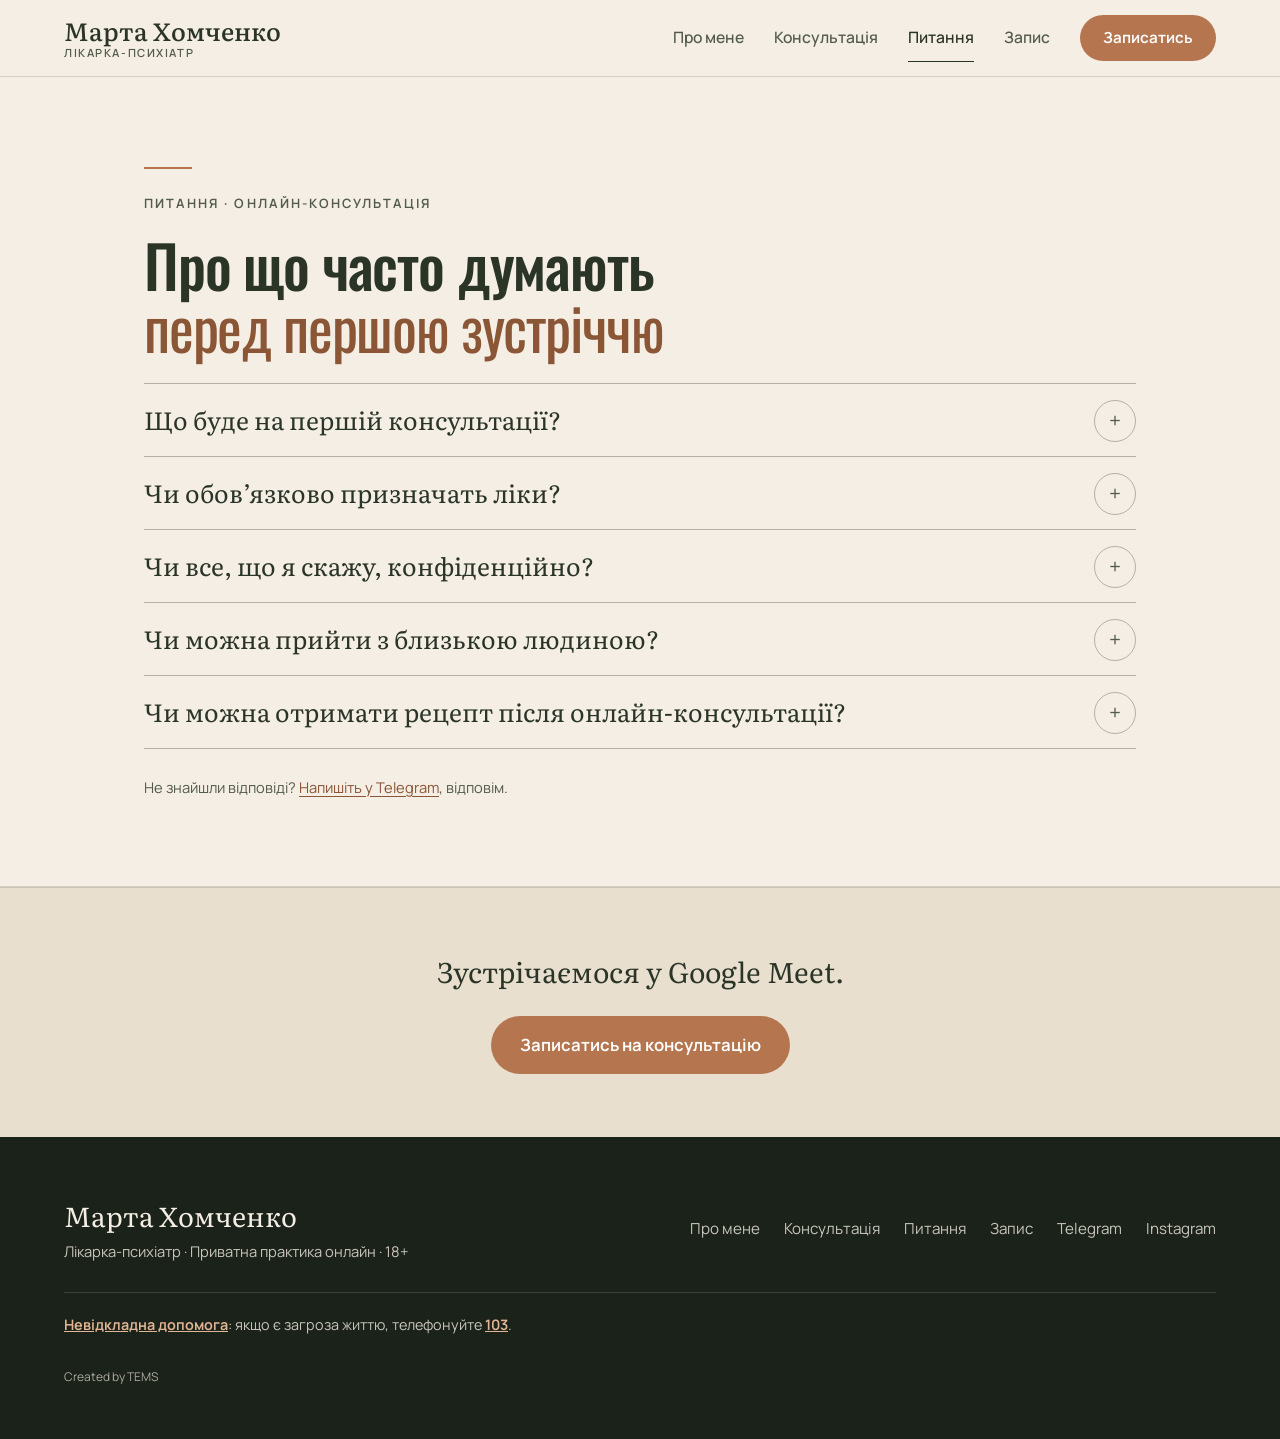
<file: pytannya.html>
<!DOCTYPE html>
<html lang="uk">
<head>
  <meta charset="UTF-8">
  <meta name="viewport" content="width=device-width, initial-scale=1.0">
  <title>Часті питання · Марта Хомченко, лікарка-психіатр</title>
  <meta name="description" content="Відповіді на часті питання перед першою консультацією психіатра: ліки, конфіденційність, онлайн-рецепт.">
  <meta name="theme-color" content="#f3ece2">
  <meta property="og:type" content="website">
  <meta property="og:title" content="Часті питання · Марта Хомченко, лікарка-психіатр">
  <meta property="og:description" content="Відповіді на часті питання перед першою консультацією психіатра: ліки, конфіденційність, онлайн-рецепт.">
  <link rel="preconnect" href="https://fonts.googleapis.com">
  <link rel="preconnect" href="https://fonts.gstatic.com" crossorigin>
  <link href="https://fonts.googleapis.com/css2?family=Literata:ital,opsz,wght@0,7..72,400;0,7..72,500;0,7..72,600;1,7..72,400;1,7..72,500&family=Manrope:wght@400;500;600;700&family=Oswald:wght@400;500&family=Caveat:wght@500;600&display=swap" rel="stylesheet">
  <style>:root{--head:'Oswald', var(--sans);--script:'Caveat', cursive;}</style>
  <link rel="stylesheet" href="styles.css">
  <link rel="icon" href="favicon.svg" type="image/svg+xml">
  <script>/* налаштування комфорту: до першого малювання, без «стрибка» */
    try{var c=JSON.parse(localStorage.getItem('marta-comfort')||'{}'),r=document.documentElement;
      if(c.big)r.classList.add('big');
      if(c.motion===false||(c.motion===undefined&&matchMedia('(prefers-reduced-motion: reduce)').matches))r.classList.add('no-motion');}catch(e){}</script>
</head>
<body class="page-pytannya">
  <a class="skip-link" href="#main">Перейти до вмісту</a>

  <header class="site-header">
    <div class="nav-inner">
      <a href="index.html" class="brand">Марта Хомченко<span class="brand-role">лікарка-психіатр</span></a>
      <nav class="nav-links" aria-label="Основна навігація">
        <a href="pro-mene.html">Про мене</a>
        <a href="konsultatsiya.html">Консультація</a>
        <a href="pytannya.html" aria-current="page">Питання</a>
        <a href="zapys.html">Запис</a>
      </nav>
      <a href="zapys.html" class="btn btn-primary nav-cta">Записатись</a>
      <a href="zapys.html" class="header-cta" aria-hidden="true" tabindex="-1">Записатись</a>
      <button class="nav-toggle" id="navToggle" aria-label="Відкрити меню" aria-expanded="false" aria-controls="mobileMenu"><span></span><span></span></button>
    </div>
    <nav class="mobile-menu" id="mobileMenu" aria-label="Мобільна навігація" hidden>
      <a href="index.html">Головна</a>
      <a href="pro-mene.html">Про мене</a>
        <a href="konsultatsiya.html">Консультація</a>
        <a href="pytannya.html" aria-current="page">Питання</a>
        <a href="zapys.html">Запис</a>
      <a href="dopomoha.html">Невідкладна допомога</a>
      <a href="zapys.html" class="btn btn-primary">Записатись на консультацію</a>
    </nav>
  </header>

  <main id="main">
    <section class="hero hero-page hero-faq" aria-labelledby="q-title">
      <div class="hero-txt">
        <p class="eyebrow">Питання · Онлайн-консультація</p>
        <h1 id="q-title">Про що часто думають <em>перед першою зустріччю</em></h1>
        
        <div class="faq-list">
          <details><summary>Що буде на першій консультації?</summary><p>Поговоримо про ваш стан, за потреби я призначу додаткові обстеження, і разом індивідуально підберемо лікування.</p></details>
          <details><summary>Чи обовʼязково призначать ліки?</summary><p>Не обовʼязково. Можливі варіанти терапії ми обговорюємо разом під час консультації.</p></details>
          <details><summary>Чи все, що я скажу, конфіденційно?</summary><p>Так. Те, що ви розповідаєте на консультації, залишається між нами.</p></details>
          <details><summary>Чи можна прийти з близькою людиною?</summary><p>Так, за потреби до консультації можна залучити родичів або близьких.</p></details>
          <details><summary>Чи можна отримати рецепт після онлайн-консультації?</summary><p>Так, за результатами онлайн-консультації можна отримати призначення ліків або корекцію лікування.</p></details>
        </div>
        <p class="fine">Не знайшли відповіді? <a href="https://t.me/smrt0221" target="_blank" rel="noopener noreferrer">Напишіть у Telegram</a>, відповім.</p>
      </div>
    </section>
    <section class="sec cta-band cta-a" aria-label="Запис на консультацію">
      <div class="wrap cta-in">
        <p class="cta-copy">Зустрічаємося у Google Meet.</p>
        <a href="zapys.html" class="btn btn-primary btn-lg">Записатись на консультацію</a>
      </div>
    </section>
  </main>

  <footer class="site-footer">
    <div class="wrap footer-inner">
      <div>
        <p class="footer-name">Марта Хомченко</p>
        <p class="footer-role">Лікарка-психіатр · Приватна практика онлайн · 18+</p>
      </div>
      <nav class="footer-links" aria-label="Посилання в підвалі">
        <a href="pro-mene.html">Про мене</a>
        <a href="konsultatsiya.html">Консультація</a>
        <a href="pytannya.html">Питання</a>
        <a href="zapys.html">Запис</a>
        <a href="https://t.me/smrt0221" target="_blank" rel="noopener noreferrer">Telegram</a>
        <a href="https://www.instagram.com/dr.marta.khomchenko/" target="_blank" rel="noopener noreferrer">Instagram</a>
      </nav>
      <p class="footer-help"><a href="dopomoha.html">Невідкладна допомога</a>: якщо є загроза життю, телефонуйте <a href="tel:103">103</a>.</p>
      <p class="footer-credit"><a href="https://temssystems.com" rel="noopener">Created by TEMS</a></p>
    </div>
  </footer>

  <a href="zapys.html" class="floating-cta" aria-hidden="true" tabindex="-1">Записатись</a>
  <script src="script.js"></script>
</body>
</html>
</file>
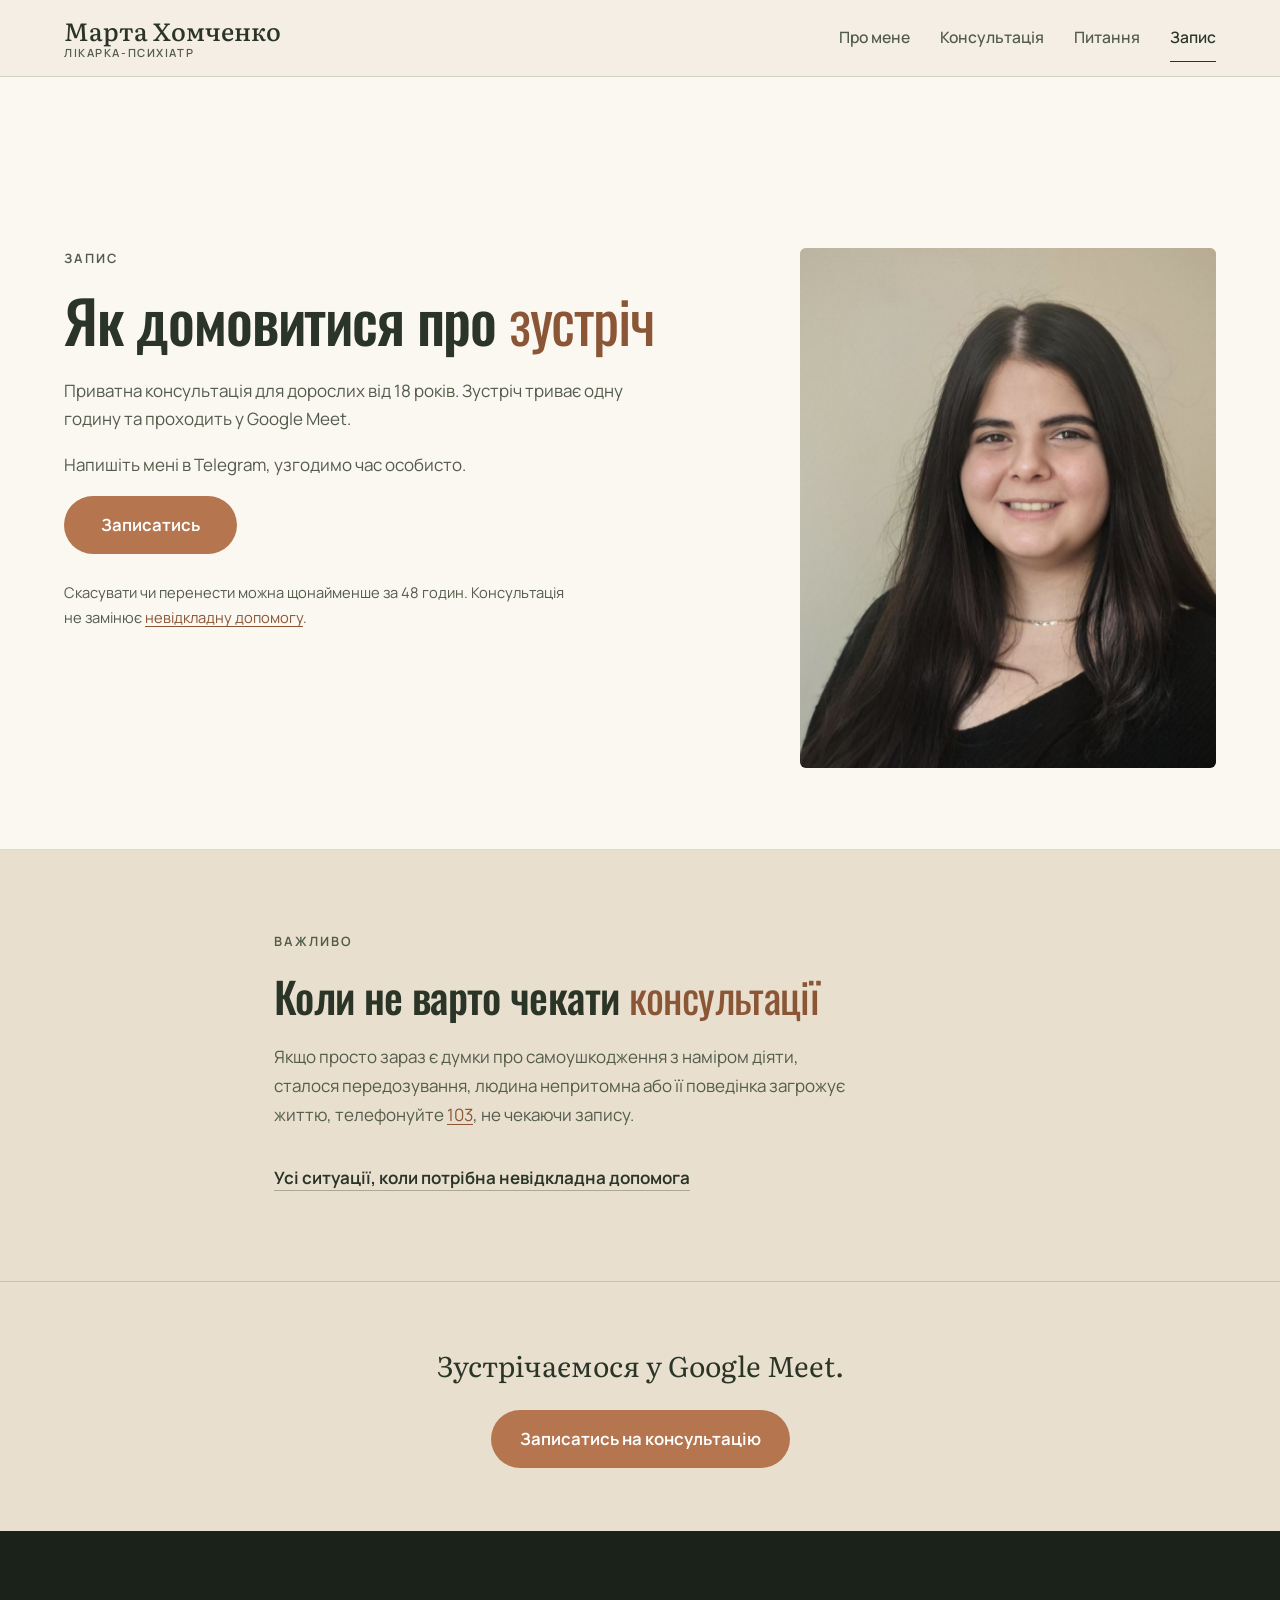
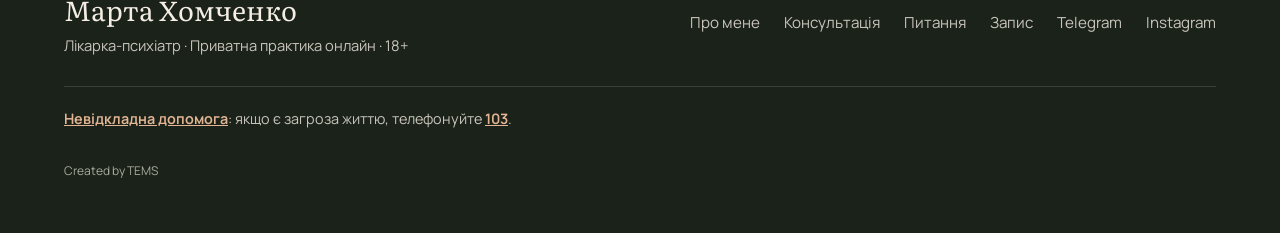
<file: zapys.html>
<!DOCTYPE html>
<html lang="uk">
<head>
  <meta charset="UTF-8">
  <meta name="viewport" content="width=device-width, initial-scale=1.0">
  <title>Запис на консультацію · Марта Хомченко</title>
  <meta name="description" content="Узгодьте час онлайн-консультації з Мартою Хомченко напряму в Telegram. Google Meet, одна година, 18+.">
  <meta name="theme-color" content="#f3ece2">
  <meta property="og:type" content="website">
  <meta property="og:title" content="Запис на консультацію · Марта Хомченко">
  <meta property="og:description" content="Узгодьте час онлайн-консультації з Мартою Хомченко напряму в Telegram. Google Meet, одна година, 18+.">
  <link rel="preconnect" href="https://fonts.googleapis.com">
  <link rel="preconnect" href="https://fonts.gstatic.com" crossorigin>
  <link href="https://fonts.googleapis.com/css2?family=Literata:ital,opsz,wght@0,7..72,400;0,7..72,500;0,7..72,600;1,7..72,400;1,7..72,500&family=Manrope:wght@400;500;600;700&family=Oswald:wght@400;500&family=Caveat:wght@500;600&display=swap" rel="stylesheet">
  <style>:root{--head:'Oswald', var(--sans);--script:'Caveat', cursive;}</style>
  <link rel="stylesheet" href="styles.css">
  <link rel="icon" href="favicon.svg" type="image/svg+xml">
  <script>/* налаштування комфорту: до першого малювання, без «стрибка» */
    try{var c=JSON.parse(localStorage.getItem('marta-comfort')||'{}'),r=document.documentElement;
      if(c.big)r.classList.add('big');
      if(c.motion===false||(c.motion===undefined&&matchMedia('(prefers-reduced-motion: reduce)').matches))r.classList.add('no-motion');}catch(e){}</script>
</head>
<body class="page-zapys">
  <a class="skip-link" href="#main">Перейти до вмісту</a>

  <header class="site-header">
    <div class="nav-inner">
      <a href="index.html" class="brand">Марта Хомченко<span class="brand-role">лікарка-психіатр</span></a>
      <nav class="nav-links" aria-label="Основна навігація">
        <a href="pro-mene.html">Про мене</a>
        <a href="konsultatsiya.html">Консультація</a>
        <a href="pytannya.html">Питання</a>
        <a href="zapys.html" aria-current="page">Запис</a>
      </nav>
      <a href="zapys.html" class="btn btn-primary nav-cta">Записатись</a>
      <a href="zapys.html" class="header-cta" aria-hidden="true" tabindex="-1">Записатись</a>
      <button class="nav-toggle" id="navToggle" aria-label="Відкрити меню" aria-expanded="false" aria-controls="mobileMenu"><span></span><span></span></button>
    </div>
    <nav class="mobile-menu" id="mobileMenu" aria-label="Мобільна навігація" hidden>
      <a href="index.html">Головна</a>
      <a href="pro-mene.html">Про мене</a>
        <a href="konsultatsiya.html">Консультація</a>
        <a href="pytannya.html">Питання</a>
        <a href="zapys.html" aria-current="page">Запис</a>
      <a href="dopomoha.html">Невідкладна допомога</a>
      <a href="zapys.html" class="btn btn-primary">Записатись на консультацію</a>
    </nav>
  </header>

  <main id="main">
    <section class="sec places places-first" aria-labelledby="z-title">
      <div class="wrap side-in">
        <div>
        <p class="eyebrow">Запис</p>
        <h1 id="z-title">Як домовитися про <em>зустріч</em></h1>
        <p class="lead-s">Приватна консультація для дорослих від 18 років. Зустріч триває одну годину та проходить у Google Meet.</p>
        <p class="lead-s">Напишіть мені в Telegram, узгодимо час особисто.</p>
        <a href="https://t.me/smrt0221" target="_blank" rel="noopener noreferrer" class="btn btn-primary btn-lg">Записатись</a>
        <p class="fine">Скасувати чи перенести можна щонайменше за 48 годин. Консультація не замінює <a href="dopomoha.html">невідкладну допомогу</a>.</p>
        </div>
        <figure class="ph side-ph" data-par><img src="assets/photos/marta-portrait-studio.jpg" alt="Портрет Марти Хомченко" style="object-position:50% 30%" loading="eager" fetchpriority="high" decoding="async"></figure>
      </div>
    </section>

    <section class="sec warm" aria-labelledby="urg-title">
      <div class="wrap narrow">
        <p class="eyebrow">Важливо</p>
        <h2 id="urg-title">Коли не варто чекати <em>консультації</em></h2>
        <p class="lead-s">Якщо просто зараз є думки про самоушкодження з наміром діяти, сталося передозування, людина непритомна або її поведінка загрожує життю, телефонуйте <a href="tel:103">103</a>, не чекаючи запису.</p>
        <a class="more" href="dopomoha.html">Усі ситуації, коли потрібна невідкладна допомога</a>
      </div>
    </section>
    <section class="sec cta-band cta-a" aria-label="Запис на консультацію">
      <div class="wrap cta-in">
        <p class="cta-copy">Зустрічаємося у Google Meet.</p>
        <a href="zapys.html" class="btn btn-primary btn-lg">Записатись на консультацію</a>
      </div>
    </section>
  </main>

  <footer class="site-footer">
    <div class="wrap footer-inner">
      <div>
        <p class="footer-name">Марта Хомченко</p>
        <p class="footer-role">Лікарка-психіатр · Приватна практика онлайн · 18+</p>
      </div>
      <nav class="footer-links" aria-label="Посилання в підвалі">
        <a href="pro-mene.html">Про мене</a>
        <a href="konsultatsiya.html">Консультація</a>
        <a href="pytannya.html">Питання</a>
        <a href="zapys.html">Запис</a>
        <a href="https://t.me/smrt0221" target="_blank" rel="noopener noreferrer">Telegram</a>
        <a href="https://www.instagram.com/dr.marta.khomchenko/" target="_blank" rel="noopener noreferrer">Instagram</a>
      </nav>
      <p class="footer-help"><a href="dopomoha.html">Невідкладна допомога</a>: якщо є загроза життю, телефонуйте <a href="tel:103">103</a>.</p>
      <p class="footer-credit"><a href="https://temssystems.com" rel="noopener">Created by TEMS</a></p>
    </div>
  </footer>

  <a href="zapys.html" class="floating-cta" aria-hidden="true" tabindex="-1">Записатись</a>
  <script src="script.js"></script>
</body>
</html>
</file>
<file: styles.css>
/* =========================================================
   Марта Хомченко: v7, «редакційна» композиція
   За референсами сильних сайтів психіатрів і терапевтів:
   великий тонкий серифний заголовок
   з курсивом + одна кнопка. Розділи чергують папір, теплий пісок
   і темний мох: ритм замість однотонного фону.
   Рух: лише від прокрутки (ледь помітний паралакс фото й стрічки),
   нічого не рухається саме.
   ========================================================= */

:root {
  /* Палітра «Мох і глина» */
  --ink: #2a3427;
  --ink-deep: #1b2219;
  --muted: #535c4b;
  --paper: #f4eee5;
  --sand: #e9dfcf;
  --clay: #b5764f;
  --clay-text: #8a5636;      /* текст на папері: AA */
  --moss: #3b4a35;           /* темна смуга */
  --moss-soft: #7d8f69;
  --sage: #d7d9c3;
  --line: rgba(42, 52, 39, .16);
  --line-strong: rgba(42, 52, 39, .32);
  --white: #fbf8f2;

  /* Literata: мʼякий книжковий сериф (вона: «шрифт: супер» про c8);
     Manrope: спокійний гротеск. Обидва з повною кирилицею. */
  --serif: 'Literata', Georgia, serif;
  --sans: 'Manrope', 'Segoe UI', system-ui, sans-serif;

  --hh: 76px;
  --gut: clamp(20px, 5vw, 80px);
  --ease: cubic-bezier(.4, 0, .2, 1);
  --soft: cubic-bezier(.34, 1.3, .64, 1);
  interpolate-size: allow-keywords;
}
html.big { font-size: 112.5%; }

* { box-sizing: border-box; }
html, body { overflow-x: clip; } /* Страховка без нового scroll-контейнера для sticky. */
html { scroll-behavior: smooth; scroll-padding-top: calc(var(--hh) + 12px); }
/* Довгі слова переносяться лише коли не вміщуються, зокрема при 200% шрифті. */
body { overflow-wrap: anywhere; margin: 0; color: var(--ink); background: var(--paper); font-family: var(--sans); font-size: 1.0625rem; line-height: 1.68; font-weight: 400; -webkit-font-smoothing: antialiased; }
body.menu-open { overflow: hidden; }
a { color: inherit; }
button, a { -webkit-tap-highlight-color: transparent; }
:focus-visible { outline: 3px solid var(--clay-text); outline-offset: 4px; border-radius: 6px; }
img { max-width: 100%; display: block; }
.sr-only { position: absolute; width: 1px; height: 1px; overflow: hidden; clip: rect(0 0 0 0); white-space: nowrap; }
.skip-link { position: fixed; left: 16px; top: -80px; z-index: 100; padding: 10px 16px; border-radius: 10px; background: var(--ink); color: var(--paper); font-weight: 600; text-decoration: none; }
.skip-link:focus { top: 16px; }

/* ---------- Типографіка ---------- */
h1, h2, h3 { font-family: var(--head, var(--serif)); font-weight: 500; margin: 0; text-wrap: balance; letter-spacing: -.005em; }
h1 { font-size: clamp(2.7rem, 4.8vw, 4.6rem); line-height: 1.04; margin-bottom: 26px; letter-spacing: -.02em; }
h2 { font-size: clamp(2rem, 3.3vw, 3rem); line-height: 1.1; margin-bottom: 24px; letter-spacing: -.015em; }
h3 { font-size: 1.4rem; line-height: 1.2; }
h1 em, h2 em { font-style: normal; font-weight: 400; color: var(--clay-text); }
p { margin: 0 0 1em; text-wrap: pretty; }
.eyebrow { margin: 0 0 20px; color: var(--muted); font-size: .8rem; font-weight: 650; letter-spacing: .16em; text-transform: uppercase; }
.lead { font-family: var(--serif); font-size: 1.3rem; line-height: 1.5; color: var(--muted); max-width: 30em; margin-bottom: 34px; }
.lead-s { color: var(--muted); max-width: 34em; }
.fine { color: var(--muted); font-size: .92rem; margin-top: 26px; }
.fine a, .lead-s a, .spec a { color: var(--clay-text); text-underline-offset: 3px; }
.more { display: inline-flex; align-items: center; gap: 10px; min-height: 44px; margin-top: 10px; color: var(--ink); font-weight: 650; text-decoration: underline; text-decoration-color: var(--line-strong); text-underline-offset: 6px; transition: text-decoration-color .2s; }
.more:hover { text-decoration-color: currentColor; }
.more svg { color: var(--clay-text); }

/* ---------- Кнопки ---------- */
.btn { display: inline-flex; align-items: center; justify-content: center; min-height: 50px; padding: 0 28px; border-radius: 999px; border: 1px solid transparent;
  font: inherit; font-weight: 650; font-size: 1rem; text-decoration: none; cursor: pointer; max-width: 100%; min-width: 0; white-space: normal; text-align: center;
  transition: background .2s var(--ease), color .2s var(--ease), border-color .2s var(--ease), transform .25s var(--soft); }
.btn-primary { background: var(--clay); color: #fff; }
.btn-primary:hover { background: #a1653f; }
.btn-ghost { border-color: var(--line-strong); color: var(--ink); background: transparent; }
.btn-ghost:hover { border-color: var(--ink); }
.btn-light { background: var(--paper); color: var(--ink); }
.btn-light:hover { background: #fff; }
.btn:active { transform: scale(.97); }
.btn-lg { min-height: 58px; padding: 0 36px; font-size: 1.05rem; }

/* ---------- Шапка ---------- */
.site-header { position: sticky; top: 0; z-index: 40; background: color-mix(in srgb, var(--paper) 90%, transparent); backdrop-filter: blur(14px); -webkit-backdrop-filter: blur(14px); border-bottom: 1px solid var(--line); }
.nav-inner { display: flex; align-items: center; gap: 30px; height: var(--hh); padding: 0 var(--gut); }
.brand { display: grid; line-height: 1.05; text-decoration: none; font-family: var(--serif); font-size: 1.55rem; font-weight: 500; white-space: nowrap; }
.brand-role { font-family: var(--sans); font-size: .7rem; font-weight: 600; letter-spacing: .14em; text-transform: uppercase; color: var(--muted); margin-top: 3px; }
.nav-links { display: flex; gap: 30px; margin-left: auto; }
.nav-links a { color: var(--muted); text-decoration: none; font-size: .98rem; font-weight: 550; padding: 10px 0; border-bottom: 1px solid transparent; transition: color .2s, border-color .2s; }
.nav-links a:hover, .nav-links a[aria-current] { color: var(--ink); border-bottom-color: currentColor; }
.comfort-link { display: grid; place-items: center; width: 44px; height: 44px; border: 1px solid var(--line-strong); border-radius: 50%; color: var(--muted); transition: color .2s, border-color .2s; }
.comfort-link:hover { color: var(--ink); border-color: var(--ink); }
.nav-cta { min-height: 46px; padding: 0 22px; font-size: .95rem; }
.page-zapys .nav-cta { display: none; }
.nav-toggle { display: none; width: 44px; height: 44px; border: 1px solid var(--line-strong); border-radius: 50%; background: transparent; cursor: pointer; position: relative; }
.nav-toggle span { position: absolute; left: 13px; right: 13px; height: 1.5px; background: var(--ink); transition: transform .3s var(--ease); }
.nav-toggle span:nth-child(1) { top: 18px; } .nav-toggle span:nth-child(2) { top: 24px; }
.nav-toggle[aria-expanded="true"] span:nth-child(1) { transform: translateY(3px) rotate(45deg); }
.nav-toggle[aria-expanded="true"] span:nth-child(2) { transform: translateY(-3px) rotate(-45deg); }
.mobile-menu[hidden] { display: none; }
.mobile-menu { display: flex; flex-direction: column; padding: 8px var(--gut) 24px; border-top: 1px solid var(--line); }
.mobile-menu a:not(.btn) { display: flex; align-items: center; min-height: 54px; color: var(--ink); text-decoration: none; border-bottom: 1px solid var(--line); font-family: var(--serif); font-size: 1.5rem; }
.mobile-menu a[aria-current] { color: var(--clay-text); font-style: italic; }
.mobile-menu .btn { margin-top: 20px; }

/* ---------- Перший екран: типографічна композиція ---------- */
.hero { display: grid; grid-template-columns: 1fr; min-height: min(760px, calc(100svh - var(--hh))); border-bottom: 1px solid var(--line); }
.hero-txt { align-self: center; width: 100%; max-width: 1120px; margin: 0 auto; padding: 64px var(--gut) 72px; }
.hero h1 { max-width: 18ch; }
.hero .eyebrow::before { content: ''; display: block; width: 48px; height: 2px; margin-bottom: 24px; background: var(--clay); }
.hero .lead { max-width: 34em; }
.hero-cta { display: flex; flex-wrap: wrap; align-items: center; gap: 12px 28px; margin-bottom: 34px; }
.facts { display: flex; flex-wrap: wrap; gap: 10px 26px; margin: 0; padding: 22px 0 0; border-top: 1px solid var(--line); list-style: none; font-size: .95rem; color: var(--muted); }
.facts li { display: inline-flex; align-items: center; gap: 9px; }
.facts li::before { content: ''; width: 7px; height: 7px; border-radius: 50%; background: var(--moss-soft); }
.hero-page h1 { font-size: clamp(2.8rem, 4.6vw, 4.4rem); }
.hero-faq { min-height: 0; }
.hero-faq .hero-txt { align-self: start; padding-top: clamp(56px, 10vh, 110px); }

/* ---------- Стрічка станів (зсувається лише з прокруткою) ---------- */
.ticker { overflow: hidden; border-block: 1px solid var(--line); background: var(--sand); }
.ticker-row { display: flex; width: max-content; margin: 0; padding: 22px 0; list-style: none; transform: translateX(var(--tx, 0px)); will-change: transform; }
.ticker-row li { display: inline-flex; align-items: center; font-family: var(--serif); font-style: italic; font-size: clamp(1.5rem, 2.4vw, 2.1rem); white-space: nowrap; color: var(--ink); }
.ticker-row li::after { content: ''; width: 8px; height: 8px; margin: 0 34px; border-radius: 50%; background: var(--clay); opacity: .7; }

/* ---------- Розділи (03.10: «забагато повітря у версії для компа») ---------- */
.sec { padding: clamp(56px, 9vh, 104px) 0; }
.wrap { width: 100%; max-width: 1280px; margin: 0 auto; padding: 0 var(--gut); }
.narrow { max-width: 860px; }
.warm { background: var(--sand); }
.alt { background: var(--white); }
.split-in { display: grid; grid-template-columns: minmax(0, 1.1fr) minmax(0, .9fr); gap: clamp(40px, 7vw, 120px); align-items: center; }
.alt .split-in { grid-template-columns: minmax(0, .9fr) minmax(0, 1.1fr); }
.ph { margin: 0; overflow: hidden; border-radius: 4px; background: var(--sand); }
.ph img { width: 100%; height: 100%; object-fit: cover; }
.ph.tall { aspect-ratio: 4 / 5; }
.ph.tall img, .ph.portrait img, .ph.forest img { height: 112%; margin-top: -6%; transform: translateY(var(--par, 0px)); will-change: transform; }

.req { display: grid; grid-template-columns: 1fr 1fr; gap: 0 32px; margin: 8px 0 0; padding: 0; list-style: none; }
.req li { padding: 13px 0; border-bottom: 1px solid var(--line); font-size: 1.05rem; }

/* Темна смуга з цитатою */
.dark { background: var(--moss); color: var(--paper); }
.dark .eyebrow, .dark .sign { color: rgba(244, 238, 229, .7); }
.dark .more { color: var(--paper); text-decoration-color: rgba(244, 238, 229, .4); }
.dark h2 em { color: #e2b594; }
.quote-in { display: grid; grid-template-columns: minmax(0, .7fr) minmax(0, 1.3fr); gap: clamp(40px, 7vw, 120px); align-items: center; }
.ph.portrait { aspect-ratio: 3 / 4; border-radius: 999px 999px 4px 4px; }
.quote { font-size: clamp(2rem, 3.3vw, 3rem); line-height: 1.12; font-weight: 400; }
.sign { margin: 10px 0 18px; font-size: .95rem; letter-spacing: .08em; }
.ph.forest { aspect-ratio: 3 / 4; border-radius: 24px; }

/* Зелена «полиця» зі станами: її вибір у «Поличці» (пігулки) + «більший шрифт» 03.10 */
.topics-shell { background: #46533f; color: var(--white); border-radius: 32px; padding: clamp(32px, 5vw, 60px); }
.topics-shell .eyebrow { color: #cdd6b8; }
.topics-shell h2 { color: var(--white); margin: 0; }
.topics-shell h2 em { color: #e2b594; }
.topics-head { display: grid; grid-template-columns: 1fr .72fr; gap: clamp(24px, 4vw, 48px); align-items: end; }
.topics-head > p { margin: 0; color: #e4e6d6; font-size: 1.05rem; }
.topics { list-style: none; margin: 38px 0 0; padding: 0; display: flex; flex-wrap: wrap; gap: 12px; }
.topics li { background: var(--white); color: var(--ink); border-radius: 999px; padding: 13px 22px; font-family: var(--serif); font-weight: 500; font-size: 1.2rem; line-height: 1.3; }
.topics li:last-child { background: var(--clay); color: #fff; }
.topics-fine { margin: 26px 0 0; color: #cdd6b8; font-size: .92rem; }

/* Плашки соцмереж: текст може стискатись; стрілка має власну колонку. */
.soc-grid { display: grid; grid-template-columns: 1fr 1fr; gap: 14px; }
.soc-tile { min-width: 0; overflow-wrap: anywhere; position: relative; display: grid; grid-template-columns: 58px minmax(0, 1fr) auto; grid-template-rows: auto auto; column-gap: 18px; row-gap: 2px; align-items: center;
  padding: 24px; border: 1px solid var(--line); border-radius: 10px; background: var(--white); text-decoration: none;
  transition: border-color .25s var(--ease), transform .3s var(--soft); }
.soc-tile:hover { border-color: var(--ink); }
.soc-tile:active { transform: scale(.985); }
.soc-ico { grid-row: span 2; display: grid; place-items: center; width: 58px; height: 58px; border-radius: 50%; background: var(--sand); color: var(--moss); }
.soc-name, .soc-desc { min-width: 0; grid-column: 2; }
.soc-name { font-family: var(--serif); font-size: 1.5rem; line-height: 1.1; }
.soc-desc { color: var(--muted); font-size: .95rem; line-height: 1.4; }
.soc-arrow { grid-column: 3; grid-row: 1 / 3; font-size: 1.4rem; color: var(--clay-text); transition: transform .3s var(--soft); }
.soc-tile:hover .soc-arrow { transform: translateX(5px); }

/* Теґи «що наповнює» */
.tags { display: flex; flex-wrap: wrap; gap: 10px; margin: 0 0 30px; padding: 0; list-style: none; }
.tags li { border: 1px solid var(--line-strong); border-radius: 999px; padding: 9px 18px; font-family: var(--serif); font-style: italic; font-size: 1.1rem; }

/* Згортка довгих списків (менше тексту на «Про мене») */
.fold { margin-top: 34px; border-block: 1px solid var(--line-strong); }
.fold summary { display: flex; align-items: center; justify-content: space-between; min-height: 64px; padding: 14px 0; cursor: pointer; list-style: none; font-family: var(--serif); font-size: 1.35rem; }
.fold summary::-webkit-details-marker { display: none; }
.fold summary::after { content: '+'; display: grid; place-items: center; width: 36px; height: 36px; border: 1px solid var(--line-strong); border-radius: 50%; font-family: var(--sans); font-size: 1.2rem; color: var(--muted); transition: transform .4s var(--soft); }
.fold[open] summary::after { transform: rotate(45deg); }
.fold::details-content { block-size: 0; overflow: hidden; transition: block-size .4s var(--ease), content-visibility .4s allow-discrete; }
.fold[open]::details-content { block-size: auto; }
.fold .dots { margin-bottom: 20px; }

/* Кроки: великим шрифтом саме те, що чекає на консультації (її правка 03.10) */
.steps { display: grid; grid-template-columns: repeat(3, 1fr); gap: clamp(24px, 4vw, 60px); margin: 40px 0 20px; padding: 0; list-style: none; }
.steps li { padding-top: 22px; border-top: 1px solid var(--line-strong); }
.steps .num { display: block; font-family: var(--serif); font-style: italic; font-size: 2.6rem; line-height: 1; color: var(--clay-text); margin-bottom: 18px; }
.steps h3 { margin-bottom: 8px; }
.steps p { margin: 0; color: var(--muted); }
.steps-big { grid-template-columns: 1fr; max-width: 56em; gap: 0; margin: 28px 0 16px; }
.steps-big li { display: grid; grid-template-columns: 72px 1fr; align-items: start; gap: 20px; padding: 26px 0; border-top: 1px solid var(--line-strong); }
.steps-big .num { margin: 4px 0 0; font-size: 2.2rem; }
.steps-big p { font-family: var(--serif); font-size: clamp(1.45rem, 2.3vw, 1.95rem); line-height: 1.3; color: var(--ink); }

/* Колонки форматів */
.cols { display: grid; grid-template-columns: repeat(3, 1fr); gap: clamp(20px, 3vw, 44px); margin: 36px 0 0; padding: 0; list-style: none; }
.cols li { padding-top: 20px; border-top: 1px solid var(--line-strong); }
.cols h3 { margin-bottom: 8px; }
.cols p { margin: 0; color: var(--muted); font-size: 1rem; }

/* Дихання */
.breathe { background: var(--sage); }
.breathe-in { display: grid; grid-template-columns: minmax(0, 1.1fr) minmax(0, .9fr); gap: clamp(40px, 6vw, 100px); align-items: center; }
.breathe-box { display: grid; justify-items: center; gap: 18px; text-align: center; }
.breathe-ring { position: relative; width: min(260px, 60vw); aspect-ratio: 1; border-radius: 50%; border: 1px solid var(--line-strong); display: grid; place-items: center; }
.breathe-dot { width: 64%; aspect-ratio: 1; border-radius: 50%; background: radial-gradient(circle at 38% 35%, #a9b394, var(--moss-soft)); transform: scale(.5); transition: transform 1.2s cubic-bezier(.45, 0, .55, 1); }
.breathe-ring.inhale .breathe-dot { transform: scale(1.3); transition-duration: 4s; }
.breathe-ring.exhale .breathe-dot { transform: scale(.5); transition-duration: 6s; }
.breathe-label { margin: 0; min-height: 2.8em; font-family: var(--serif); font-size: 1.6rem; line-height: 1.2; }
.breathe-label small { display: block; font-family: var(--sans); font-size: .85rem; color: var(--muted); margin-top: 4px; }

/* Запис на онлайн-консультацію */
.places { background: var(--white); }

/* Прозові блоки */
.prose p { max-width: 36em; font-size: 1.15rem; }
.spec { margin: 26px 0 0; }
.spec div { display: grid; grid-template-columns: 160px 1fr; gap: 16px; padding: 16px 0; border-top: 1px solid var(--line); }
.spec div:last-child { border-bottom: 1px solid var(--line); }
.spec dt { color: var(--muted); font-size: .88rem; font-weight: 650; padding-top: 3px; }
.spec dd { margin: 0; }
.sub { margin: 48px 0 10px; font-size: 1.7rem; }
.checks, .dots { margin: 12px 0 0; padding: 0; list-style: none; }
.checks li, .dots li { position: relative; padding: 12px 0 12px 32px; border-bottom: 1px solid var(--line); }
.checks li::before { content: ''; position: absolute; left: 0; top: 17px; width: 18px; height: 18px; border-radius: 50%; border: 1.5px solid var(--moss-soft); }
.dots li::before { content: ''; position: absolute; left: 6px; top: 25px; width: 6px; height: 6px; border-radius: 50%; background: var(--clay); }
.dots li { color: var(--muted); }

/* FAQ */
.faq-list { margin-top: 8px; border-top: 1px solid var(--line-strong); }
.faq-list details { border-bottom: 1px solid var(--line-strong); }
.faq-list summary { position: relative; display: flex; align-items: center; min-height: 72px; padding: 18px 56px 18px 0; cursor: pointer; list-style: none; font-family: var(--serif); font-size: 1.55rem; line-height: 1.2; }
.faq-list summary::-webkit-details-marker { display: none; }
.faq-list summary::after { content: '+'; position: absolute; right: 0; top: 50%; width: 40px; height: 40px; margin-top: -20px; display: grid; place-items: center; border: 1px solid var(--line-strong); border-radius: 50%; font-family: var(--sans); font-size: 1.3rem; color: var(--muted); transition: transform .4s var(--soft), background .2s; }
.faq-list summary:hover::after { background: var(--sand); }
.faq-list details[open] summary::after { transform: rotate(45deg); }
.faq-list details p { max-width: 34em; margin: -4px 0 24px; color: var(--muted); }
.faq-list details::details-content { block-size: 0; overflow: hidden; transition: block-size .4s var(--ease), content-visibility .4s allow-discrete; }
.faq-list details[open]::details-content { block-size: auto; }

/* Смуга-заклик */
.cta-band { background: var(--sand); color: var(--ink); padding: clamp(48px, 7vh, 72px) 0; border-top: 1px solid var(--line); }
.cta-in { display: flex; align-items: center; justify-content: space-between; gap: 24px; }
.cta-copy { margin: 0; font-family: var(--serif); font-size: clamp(1.3rem, 2.2vw, 1.8rem); line-height: 1.45; }
.cta-a .cta-in { flex-direction: column; text-align: center; }
.cta-b { background: var(--paper); }
.cta-band .btn { max-width: 100%; white-space: normal; text-align: center; padding: 14px 28px; }

/* Блок «Комфорт» */
.comfort { background: var(--sand); }
.comfort-in { display: grid; grid-template-columns: minmax(0, .85fr) minmax(0, 1.15fr); gap: clamp(40px, 6vw, 100px); align-items: start; }
.cb-grid { display: grid; grid-template-columns: 1fr 1fr; gap: 12px; }
.cb-tile { position: relative; display: grid; grid-template-rows: auto auto 1fr; justify-items: start; gap: 6px; min-height: 170px; padding: 22px; border: 1px solid var(--line); border-radius: 6px;
  background: var(--paper); font: inherit; color: var(--ink); text-align: left; cursor: pointer; transition: background .25s var(--ease), border-color .25s var(--ease), transform .3s var(--soft); }
.cb-tile:hover { border-color: var(--line-strong); }
.cb-tile:active { transform: scale(.98); }
.cb-tile[hidden] { display: none; }
.cb-ico { display: grid; place-items: center; width: 50px; height: 50px; margin-bottom: 8px; border-radius: 50%; background: var(--sand); color: var(--moss); transition: background .3s, color .3s; }
.cb-name { font-family: var(--serif); font-size: 1.45rem; line-height: 1.1; }
.cb-desc { color: var(--muted); font-size: .92rem; line-height: 1.4; }
.cb-state { position: absolute; top: 22px; right: 22px; width: 44px; height: 26px; border-radius: 999px; background: var(--line-strong); transition: background .25s var(--ease); }
.cb-state::after { content: ''; position: absolute; top: 3px; left: 3px; width: 20px; height: 20px; border-radius: 50%; background: #fff; box-shadow: 0 1px 3px rgba(0, 0, 0, .2); transition: transform .35s var(--soft); }
.cb-tile[aria-pressed="true"] { border-color: var(--moss); background: var(--white); }
.cb-tile[aria-pressed="true"] .cb-ico { background: var(--moss); color: var(--paper); }
.cb-tile[aria-pressed="true"] .cb-state { background: var(--moss); }
.cb-tile[aria-pressed="true"] .cb-state::after { transform: translateX(18px); }
.cb-breathe { background: var(--moss); color: var(--paper); border-color: transparent; text-decoration: none; }
.cb-breathe:hover { background: var(--ink); border-color: transparent; }
.cb-breathe .cb-ico { background: rgba(244, 238, 229, .14); color: var(--paper); }
.cb-breathe .cb-desc { color: rgba(244, 238, 229, .75); }
.cb-arrow { position: absolute; top: 20px; right: 24px; font-size: 1.4rem; transition: transform .3s var(--soft); }
.cb-breathe:hover .cb-arrow { transform: translateX(5px); }
/* на телефоні зʼявляється «вібрація» → 5 плиток; на широкому екрані: 4, сітка без дірок */
.cb-grid:has([data-pref="haptic"]:not([hidden])) .cb-breathe { grid-column: 1 / -1; min-height: 0; }

/* Невідкладна допомога */
.help { min-height: calc(100vh - var(--hh) - 200px); }
.call { display: flex; flex-wrap: wrap; align-items: center; gap: 24px; max-width: 520px; margin: 16px 0 28px; padding: 22px 28px; border-radius: 6px; background: var(--moss); color: var(--paper); text-decoration: none; transition: transform .25s var(--soft); }
.call:active { transform: scale(.98); }
.call-num { font-family: var(--serif); font-size: 3.6rem; line-height: 1; }
.call-txt { font-size: 1rem; line-height: 1.4; }

/* ---------- Підвал ---------- */
.site-footer { background: var(--ink-deep); color: rgba(244, 238, 229, .8); }
.footer-inner { display: grid; grid-template-columns: 1fr auto; gap: 18px 40px; padding-block: 56px 40px; }
.footer-name { margin: 0; font-family: var(--serif); font-size: 1.7rem; color: var(--paper); }
.footer-role { margin: 0; font-size: .92rem; }
.footer-links { display: flex; flex-wrap: wrap; gap: 4px 24px; align-items: center; }
.footer-links a { font-size: .95rem; text-decoration: none; padding: 10px 0; }
.footer-links a:hover { color: var(--paper); }
.footer-help { grid-column: 1 / -1; margin: 10px 0 0; padding-top: 20px; border-top: 1px solid rgba(244, 238, 229, .15); font-size: .9rem; }
.footer-help a { color: #e2b594; font-weight: 650; }

.floating-cta, .header-cta { display: none; }

/* =========================================================
   Адаптивність
   ========================================================= */
@media (max-width: 1100px) {
  .nav-links { gap: 20px; }
  .cols { grid-template-columns: 1fr 1fr; }
}
@media (max-width: 960px) {
  :root { --hh: 66px; }
  .nav-inner { gap: 10px; }
  .nav-links, .nav-cta { display: none; }
  .comfort-link { margin-left: auto; }
  .nav-toggle { display: block; }
  .hero { grid-template-columns: 1fr; min-height: 0; }
  .hero-txt { padding: 32px var(--gut) 48px; }
  .hero .eyebrow::before { margin-bottom: 18px; }
  .hero .lead { margin-bottom: 24px; }
  .hero-cta { margin-bottom: 26px; }
  .split-in, .alt .split-in, .quote-in, .breathe-in, .comfort-in { grid-template-columns: 1fr; }
  .alt .split-in .ph { order: 2; }
  .ph.tall { aspect-ratio: 4 / 3; }
  .ph.portrait { max-width: 340px; }
  .steps { grid-template-columns: 1fr; }
  .topics-head { grid-template-columns: 1fr; align-items: start; }
  .soc-grid { grid-template-columns: 1fr; }
  .floating-cta { display: flex; position: fixed; left: 0; right: 0; width: max-content; max-width: calc(100% - 32px); margin-inline: auto; bottom: calc(16px + env(safe-area-inset-bottom, 0px)); z-index: 30; height: 46px; padding: 0 24px; align-items: center; justify-content: center; border-radius: 999px; background: var(--clay); color: #fff; font-weight: 650; text-decoration: none;
    opacity: 0; visibility: hidden; pointer-events: none; transition: opacity .18s ease, visibility 0s .18s; }
  .floating-cta.is-visible { opacity: 1; visibility: visible; pointer-events: auto; transition-delay: 0s; }
  body.has-floating-cta { padding-bottom: calc(78px + env(safe-area-inset-bottom, 0px)); }
  .page-zapys .floating-cta, .page-dopomoha .floating-cta { display: none; }
}
@media (max-width: 600px) {
  body { font-size: 1.0625rem; }
  h1, .hero-page h1 { font-size: 2.75rem; }
  .hero .btn-lg, .places .btn-lg { max-width: 100%; padding: 12px 24px; white-space: normal; text-align: center; }
  h2 { font-size: 2.2rem; }
  .nav-inner { gap: 6px; padding: 8px 16px; height: auto; min-height: var(--hh); }
  .brand { min-width: 0; white-space: normal; font-size: 1.125rem; }
  .brand-role { font-size: .5625rem; letter-spacing: .1em; }
  .nav-toggle { flex: 0 0 44px; }
  .header-cta { display: inline-flex; flex: 0 0 auto; margin-left: auto; align-items: center; justify-content: center; min-height: 44px; padding: 0 10px; border-radius: 999px; background: var(--clay); color: #fff; font-size: .75rem; font-weight: 650; text-decoration: none;
    opacity: 0; visibility: hidden; pointer-events: none; transition: opacity .18s ease, visibility 0s .18s; }
  .header-cta.is-visible { opacity: 1; visibility: visible; pointer-events: auto; transition-delay: 0s; }
  .floating-cta { display: none; }
  body.has-floating-cta { padding-bottom: 0; }
  .req, .cols, .cb-grid { grid-template-columns: 1fr; }
  .topics li { font-size: 1.02rem; padding: 10px 16px; }
  .topics-shell { border-radius: 22px; }
  .steps-big li { grid-template-columns: 44px 1fr; gap: 14px; padding: 20px 0; }
  .steps-big .num { font-size: 1.7rem; }
  .cb-tile { min-height: 0; grid-template-columns: 50px 1fr; grid-template-rows: auto auto; column-gap: 14px; row-gap: 2px; padding: 16px 80px 16px 16px; }
  .cb-ico { grid-row: span 2; margin: 0; }
  .cb-state { top: 50%; margin-top: -13px; right: 16px; }
  .cb-arrow { top: 50%; margin-top: -.7em; right: 24px; }
  .spec div { grid-template-columns: 1fr; gap: 2px; }
  .footer-inner { grid-template-columns: 1fr; }
  .call-num { font-size: 2.8rem; }
  .faq-list summary { font-size: 1.35rem; }
}

/* ---------- Рух вимкнено (перемикач або система) ---------- */
html.no-motion { scroll-behavior: auto; }
html.no-motion *, html.no-motion *::before, html.no-motion *::after { transition-duration: 0s !important; animation: none !important; }
html.no-motion [data-par] img, html.no-motion .ticker-row { transform: none !important; }
/* дихання запускають кнопкою: повільне коло лишаємо */
html.no-motion .breathe-ring.inhale .breathe-dot { transition-duration: 4s !important; }
html.no-motion .breathe-ring.exhale .breathe-dot { transition-duration: 6s !important; }

/* ---------- Перший екран з її фото (правка 28.10: «фото на задньому плані») ---------- */
.hero-photo { position: relative; isolation: isolate; min-height: min(820px, calc(100svh - var(--hh))); color: var(--paper); border-bottom: 0; }
.hero-bg { position: absolute; inset: 0; margin: 0; z-index: -1; overflow: hidden; }
.hero-bg img { width: 100%; height: 100%; object-fit: cover; display: block; }
.hero-bg::after { content: ''; position: absolute; inset: 0; background: linear-gradient(180deg, rgba(20, 28, 18, .58) 0%, rgba(20, 28, 18, .46) 50%, rgba(20, 28, 18, .66) 100%); }
.hero-photo .hero-txt { text-align: center; max-width: 980px; padding-top: 96px; padding-bottom: 96px; }
.hero-photo h1 { font-size: clamp(2.6rem, 4.4vw, 4.2rem); max-width: 22ch; margin-inline: auto; color: var(--paper); text-shadow: 0 2px 24px rgba(0,0,0,.25); }
.hero-photo h1 em { color: var(--sand); }
.hero-photo .eyebrow { color: rgba(244, 238, 229, .82); }
.hero-photo .eyebrow::before { margin-inline: auto; background: var(--sand); }
.hero-photo .lead { color: rgba(244, 238, 229, .9); margin-inline: auto; }
.hero-photo .hero-cta { justify-content: center; }
.hero-photo .more { color: var(--paper); text-decoration-color: rgba(244, 238, 229, .5); }
.hero-photo .facts { justify-content: center; color: rgba(244, 238, 229, .85); border-top-color: rgba(244, 238, 229, .28); }
.hero-photo .facts li::before { background: var(--sand); }
html.no-motion .hero-bg img { transform: none !important; }

/* ---------- Книжка (сторінка «Про мене») ---------- */
.book-in { display: grid; grid-template-columns: minmax(240px, 380px) 1fr; gap: clamp(28px, 5vw, 72px); align-items: center; }
.book-ph { margin: 0; aspect-ratio: 4 / 5; overflow: hidden; border-radius: 6px; }
.book-ph img { width: 100%; height: 100%; object-fit: cover; display: block; }
@media (max-width: 800px) { .book-in { grid-template-columns: 1fr; } .book-ph { max-width: 420px; } }

/* Сторінка «Запис»: перший блок замість героя (її правка 28.10) */
.places-first { border-bottom: 1px solid var(--line); }
.places-first .wrap { padding-top: clamp(56px, 10vh, 110px); }
.places-first h1 { font-size: clamp(2.8rem, 4.6vw, 4.4rem); margin-bottom: 26px; }

/* =========================================================
   Правки 08.11: більше її фото, гра шрифтом за прийомами її прикладу лендінгу
   (фото різного розміру обабіч тексту, рукописний акцент поруч із рубаним,
   широка фото-смуга з рукописною цитатою). Палітра «мох і глина» без змін.
   ========================================================= */

/* Рукописний акцент: лише короткі фрази, великим кеглем */
.hand { margin: 0 0 10px; font-family: var(--script, cursive); font-weight: 500; font-size: clamp(2rem, 3.2vw, 2.8rem); line-height: 1.1; color: var(--clay-text); text-wrap: balance; }

/* Плашки героя на одному рівні: дві кнопки однакової висоти в одному ряду */
.hero-cta { display: flex; flex-wrap: wrap; align-items: stretch; justify-content: flex-start; gap: 12px; margin-bottom: 34px; }
.hero-cta .btn { min-height: 58px; }
.btn-outline { border-color: var(--line-strong); color: var(--ink); background: transparent; }
.btn-outline:hover { border-color: var(--ink); }
.hero-photo .btn-outline { border-color: rgba(244, 238, 229, .7); color: var(--paper); background: rgba(27, 34, 25, .22); backdrop-filter: blur(6px); -webkit-backdrop-filter: blur(6px); }
.hero-photo .btn-outline:hover { background: var(--paper); color: var(--ink); border-color: var(--paper); }

/* «Про мене» на головній: два фото різного розміру обабіч тексту */
.about-in { display: grid; grid-template-columns: minmax(0, .85fr) minmax(0, 1.3fr) minmax(0, .85fr); gap: clamp(28px, 4vw, 72px); align-items: center; }
.about-txt { text-align: center; }
.about-txt .lead-s { margin-inline: auto; margin-bottom: 28px; }
.about-txt h2 { margin-bottom: 20px; }
.ph.about-l { aspect-ratio: 3 / 4; align-self: start; border-radius: 6px; }
.ph.about-r { aspect-ratio: 4 / 5; width: 84%; justify-self: end; align-self: end; margin-top: 26%; border-radius: 6px; }
.ph.about-l img, .ph.about-r img, .ph.hero-portrait img, .collage .ph img, .ph.side-ph img { height: 112%; margin-top: -6%; transform: translateY(var(--par, 0px)); will-change: transform; }

/* Широка фото-смуга з рукописною цитатою */
.band { position: relative; isolation: isolate; display: grid; align-items: center; min-height: clamp(400px, 58vh, 640px); color: var(--paper); }
.ph.band-ph { position: absolute; inset: 0; margin: 0; border-radius: 0; z-index: -1; }
.ph.band-ph img { height: 100%; }
.ph.band-ph::after { content: ''; position: absolute; inset: 0; background: linear-gradient(90deg, rgba(27, 34, 25, .62) 0%, rgba(27, 34, 25, .38) 55%, rgba(27, 34, 25, .2) 100%); }
.band-in { padding-block: clamp(56px, 9vh, 96px); }
.band-q { margin: 0; max-width: 17em; font-family: var(--script, cursive); font-weight: 500; font-size: clamp(2rem, 3.6vw, 3.3rem); line-height: 1.15; text-shadow: 0 2px 18px rgba(0, 0, 0, .3); text-wrap: pretty; }
.band-sign { margin: 22px 0 0; font-size: .85rem; font-weight: 650; letter-spacing: .14em; text-transform: uppercase; color: rgba(244, 238, 229, .85); }

/* «Про мене»: герой з портретом поруч */
.hero-split .hero-txt { display: grid; grid-template-columns: minmax(0, 1.15fr) minmax(260px, .75fr); gap: clamp(32px, 5vw, 88px); align-items: center; max-width: 1280px; }
.ph.hero-portrait { aspect-ratio: 4 / 5; border-radius: 999px 999px 8px 8px; }

/* Колаж із трьох фото різного розміру */
.collage { display: grid; grid-template-columns: 1.1fr .9fr 1fr; gap: 14px; align-items: start; }
.collage .ph { border-radius: 6px; }
.collage .ph:nth-child(1) { aspect-ratio: 4 / 5; }
.collage .ph:nth-child(2) { aspect-ratio: 3 / 4; margin-top: 16%; }
.collage .ph:nth-child(3) { aspect-ratio: 4 / 5; margin-top: 7%; }

/* Фото поруч із текстом (Консультація, Запис) */
.side-in { display: grid; grid-template-columns: minmax(0, 1fr) minmax(240px, .62fr); gap: clamp(32px, 5vw, 88px); align-items: start; }
.ph.side-ph { aspect-ratio: 4 / 5; border-radius: 6px; position: sticky; top: calc(var(--hh) + 24px); }
.places .side-in .lead-s, .places .side-in .fine { max-width: 34em; }

@media (max-width: 960px) {
  .hero-split .hero-txt { grid-template-columns: 1fr; }
  .ph.hero-portrait { max-width: 360px; }
  .about-in { grid-template-columns: 1fr 1fr; gap: 18px; }
  .about-txt { grid-column: 1 / -1; order: -1; margin-bottom: 18px; }
  .ph.about-r { width: 100%; margin-top: 18%; }
  .side-in { grid-template-columns: 1fr; }
  .ph.side-ph { position: static; max-width: 420px; aspect-ratio: 4 / 3; }
  .band-q { max-width: 14em; }
}
@media (max-width: 600px) {
  .hero-cta { display: grid; grid-template-columns: repeat(auto-fit, minmax(min(100%, 8rem), 1fr)); }
  .hero-cta .btn, .hero .btn-lg { white-space: normal; padding: 12px 14px; font-size: .98rem; line-height: 1.2; text-align: center; }
  .collage { grid-template-columns: 1fr 1fr; gap: 10px; }
  .collage .ph:nth-child(2) { margin-top: 10%; }
  .collage .ph:nth-child(3) { grid-column: 1 / -1; aspect-ratio: 16 / 10; margin-top: 0; }
  .band { min-height: 0; }
}

/* Фото в уточнених блоках, 17.11. Без декоративних рамок. */
.photo-in { display: grid; grid-template-columns: minmax(0, 1.15fr) minmax(0, .85fr); gap: clamp(32px, 5vw, 72px); align-items: center; }
.ph.section-ph { aspect-ratio: 4 / 5; }
[aria-labelledby="space-title"] .section-ph { aspect-ratio: 900 / 791; }
.ph.consultation-ph { aspect-ratio: 900 / 1145; }
.footer-credit { grid-column: 1 / -1; margin: 0; font-size: .75rem; color: #aaa99e; }
.footer-credit a { display: inline-flex; align-items: center; min-height: 44px; text-decoration: none; }
.footer-credit a:hover { color: var(--paper); text-decoration: underline; text-underline-offset: 4px; }
@media (max-width: 960px) {
  .photo-in { grid-template-columns: 1fr; }
  .ph.section-ph { width: 100%; max-width: 440px; justify-self: center; }
  .ph.consultation-ph { width: 100%; max-width: 440px; justify-self: center; aspect-ratio: 4 / 3; }
}
@media (max-width: 600px) {
  .cta-b .cta-in { flex-direction: column; align-items: flex-start; }
  .consultation-hero .hero-cta { display: flex; }

}

@media (prefers-reduced-motion: reduce) {
  .floating-cta, .header-cta { transition: none; }
}
</file>
